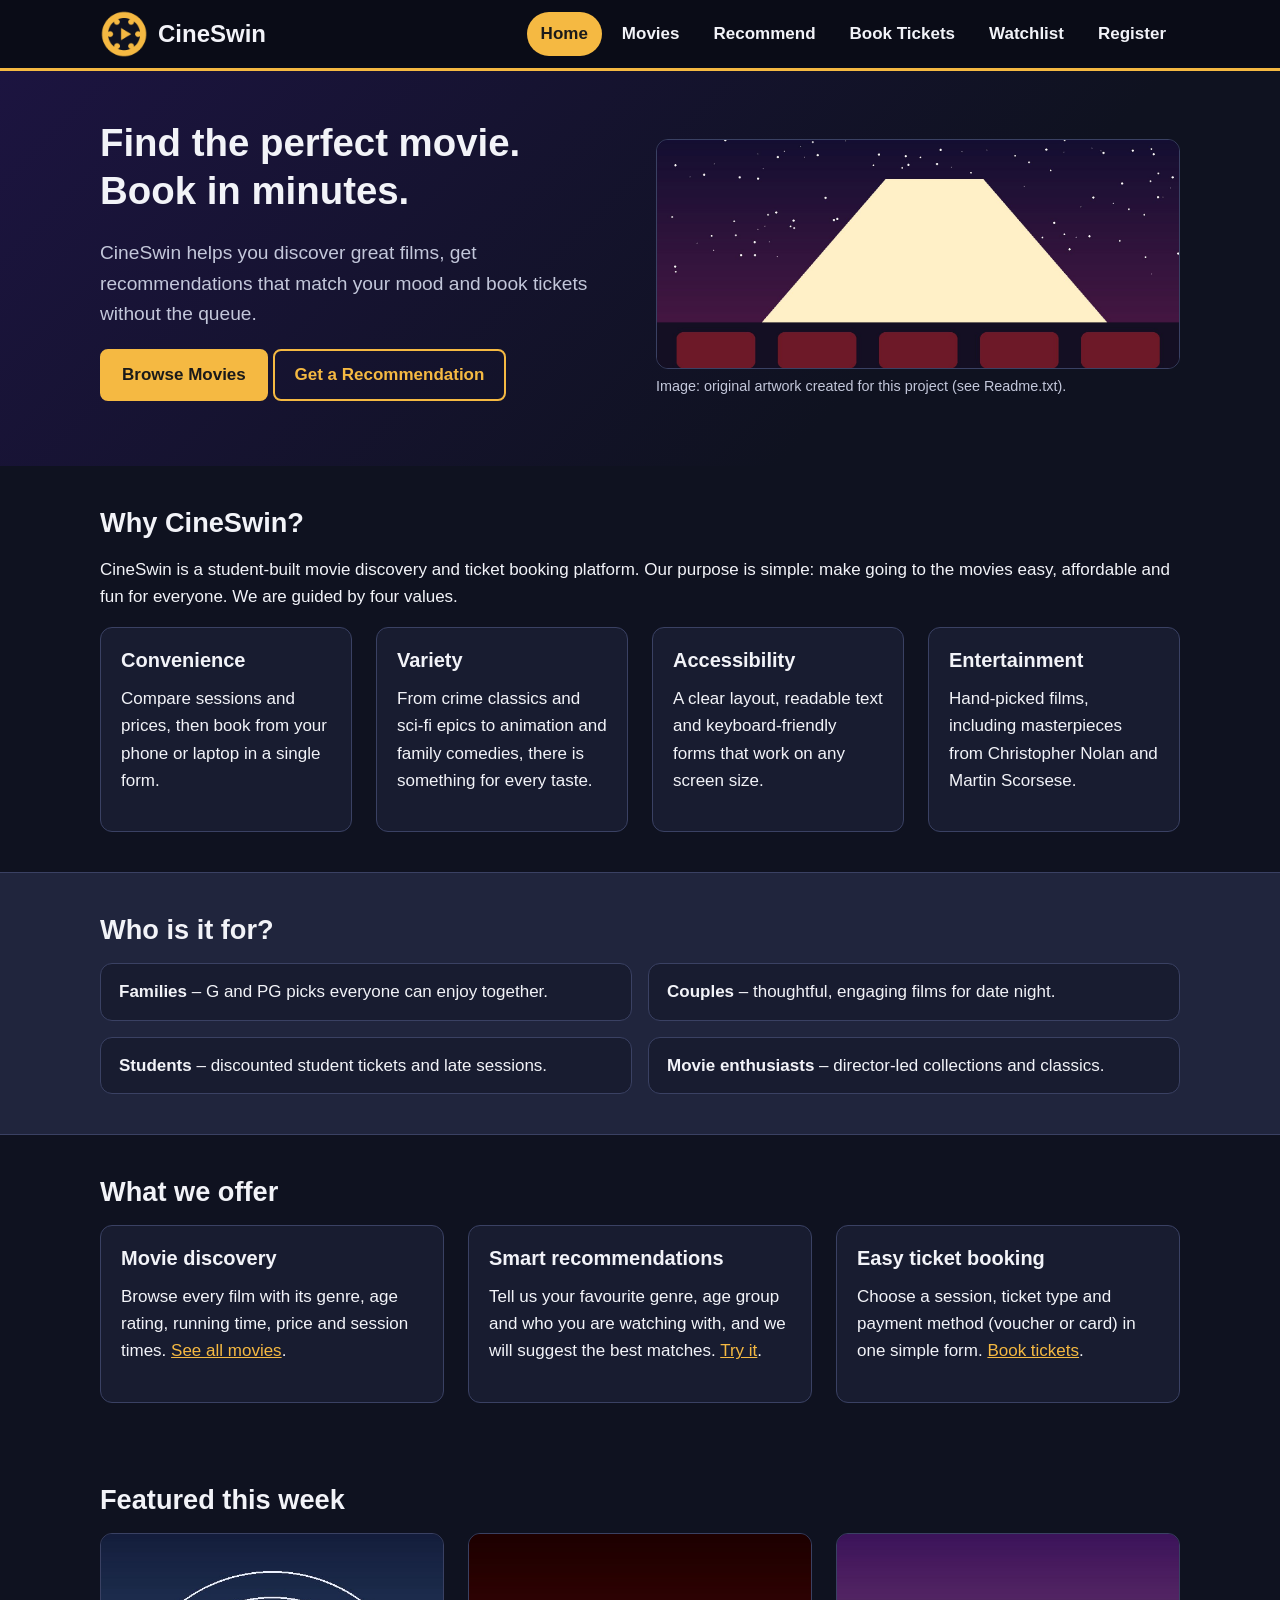
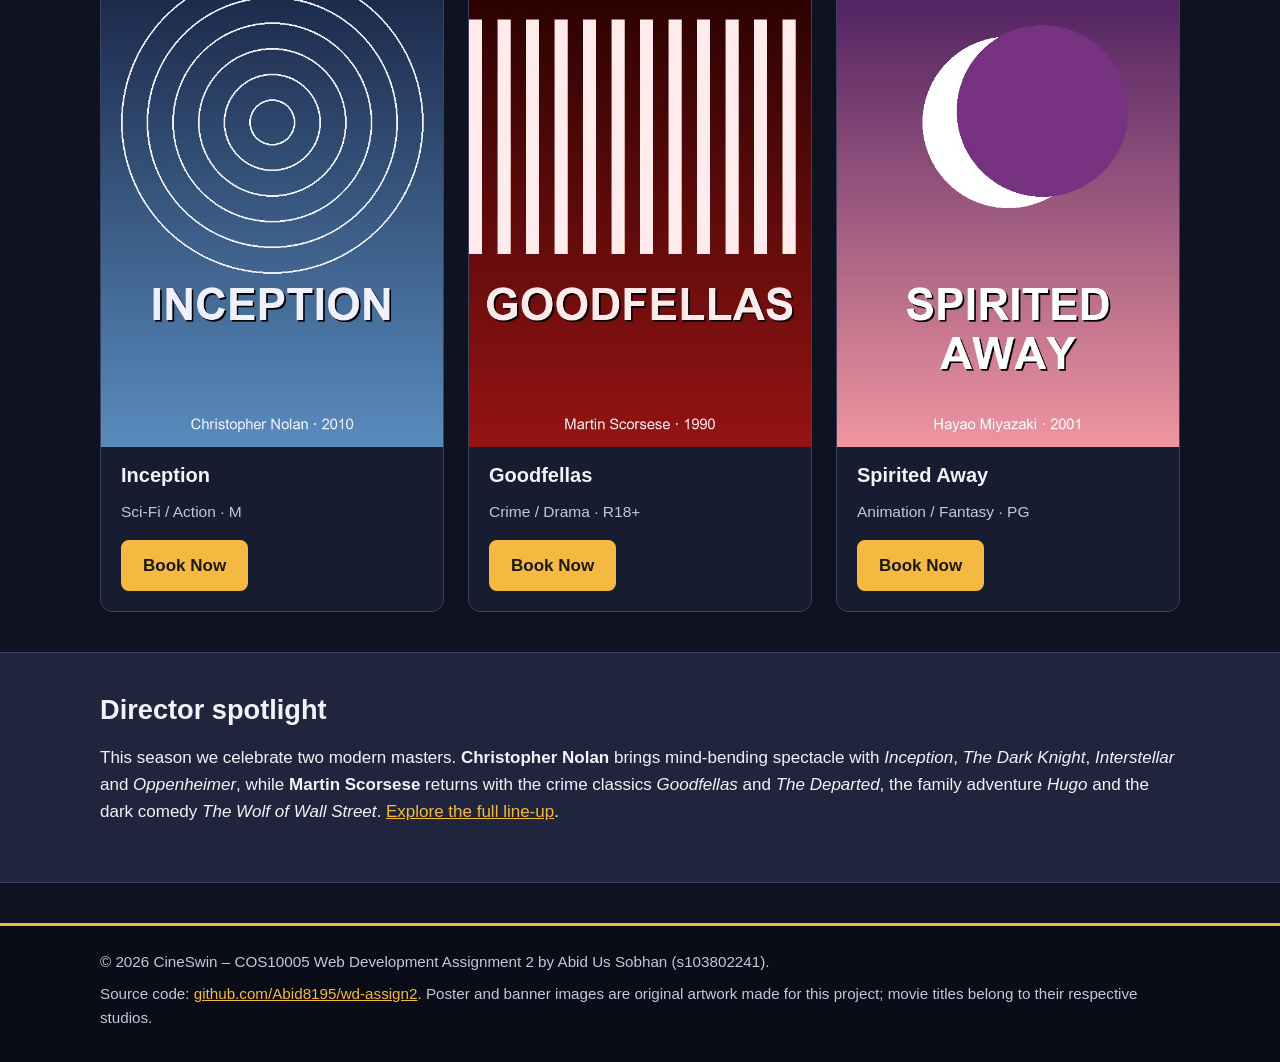
<file: index.html>
<!DOCTYPE html>
<html lang="en">
<head>
  <meta charset="utf-8">
  <meta name="viewport" content="width=device-width, initial-scale=1">
  <meta name="description" content="CineSwin is a movie discovery and ticket booking platform: browse films, get recommendations and book tickets online.">
  <meta name="author" content="Abid Us Sobhan">
  <title>Home | CineSwin</title>
  <!-- single external stylesheet shared by every page -->
  <link rel="stylesheet" href="css/style.css">
  <!-- all JavaScript lives in one file; deferred so the DOM exists when it runs -->
  <script src="js/script.js" defer></script>
</head>
<body>
  <a class="skip-link" href="#main">Skip to main content</a>

  <!-- site header with logo and primary navigation -->
  <header class="site-header">
    <div class="container header-inner">
      <a class="brand" href="index.html">
        <img src="images/logo.png" alt="CineSwin film reel logo" width="48" height="48">
        <span>CineSwin</span>
      </a>
      <nav aria-label="Main navigation">
        <ul class="nav-list">
          <li><a href="index.html" class="current" aria-current="page">Home</a></li>
          <li><a href="movies.html">Movies</a></li>
          <li><a href="recommend.html">Recommend</a></li>
          <li><a href="booking.html">Book Tickets</a></li>
          <li><a href="watchlist.html">Watchlist<span class="badge" id="watch-count" hidden>0</span></a></li>
          <li><a href="register.html">Register</a></li>
        </ul>
      </nav>
    </div>
  </header>

  <main id="main">
    <!-- hero banner -->
    <section class="hero">
      <div class="container hero-inner">
        <div class="hero-text">
          <h1>Find the perfect movie. Book in minutes.</h1>
          <p class="lead">CineSwin helps you discover great films, get recommendations that match your mood and book tickets without the queue.</p>
          <p>
            <a class="btn" href="movies.html">Browse Movies</a>
            <a class="btn btn-secondary" href="recommend.html">Get a Recommendation</a>
          </p>
        </div>
        <figure class="hero-figure">
          <img src="images/hero.jpg" alt="Illustration of a cinema screen glowing above rows of red seats" width="1600" height="700">
          <figcaption>Image: original artwork created for this project (see Readme.txt).</figcaption>
        </figure>
      </div>
    </section>

    <!-- purpose and values -->
    <section class="container section" aria-labelledby="values-h">
      <h2 id="values-h">Why CineSwin?</h2>
      <p>CineSwin is a student-built movie discovery and ticket booking platform. Our purpose is simple: make going to the movies easy, affordable and fun for everyone. We are guided by four values.</p>
      <div class="grid grid-4">
        <article class="card pad"><h3>Convenience</h3><p>Compare sessions and prices, then book from your phone or laptop in a single form.</p></article>
        <article class="card pad"><h3>Variety</h3><p>From crime classics and sci-fi epics to animation and family comedies, there is something for every taste.</p></article>
        <article class="card pad"><h3>Accessibility</h3><p>A clear layout, readable text and keyboard-friendly forms that work on any screen size.</p></article>
        <article class="card pad"><h3>Entertainment</h3><p>Hand-picked films, including masterpieces from Christopher Nolan and Martin Scorsese.</p></article>
      </div>
    </section>

    <!-- target users -->
    <section class="band" aria-labelledby="users-h">
      <div class="container section">
        <h2 id="users-h">Who is it for?</h2>
        <ul class="chips">
          <li><strong>Families</strong> &ndash; G and PG picks everyone can enjoy together.</li>
          <li><strong>Couples</strong> &ndash; thoughtful, engaging films for date night.</li>
          <li><strong>Students</strong> &ndash; discounted student tickets and late sessions.</li>
          <li><strong>Movie enthusiasts</strong> &ndash; director-led collections and classics.</li>
        </ul>
      </div>
    </section>

    <!-- services -->
    <section class="container section" aria-labelledby="services-h">
      <h2 id="services-h">What we offer</h2>
      <div class="grid grid-3">
        <article class="card pad"><h3>Movie discovery</h3><p>Browse every film with its genre, age rating, running time, price and session times. <a href="movies.html">See all movies</a>.</p></article>
        <article class="card pad"><h3>Smart recommendations</h3><p>Tell us your favourite genre, age group and who you are watching with, and we will suggest the best matches. <a href="recommend.html">Try it</a>.</p></article>
        <article class="card pad"><h3>Easy ticket booking</h3><p>Choose a session, ticket type and payment method (voucher or card) in one simple form. <a href="booking.html">Book tickets</a>.</p></article>
      </div>
    </section>

    <!-- featured movies -->
    <section class="container section" aria-labelledby="featured-h">
      <h2 id="featured-h">Featured this week</h2>
      <div class="grid grid-3">
        <article class="card mini-card">
          <img src="images/movie1.jpg" alt="Poster for Inception" width="300" height="450" loading="lazy">
          <div class="card-body">
            <h3>Inception</h3>
            <p class="meta">Sci-Fi / Action &middot; M</p>
            <a class="btn" href="booking.html?movie=inception">Book Now</a>
          </div>
        </article>
        <article class="card mini-card">
          <img src="images/movie5.jpg" alt="Poster for Goodfellas" width="300" height="450" loading="lazy">
          <div class="card-body">
            <h3>Goodfellas</h3>
            <p class="meta">Crime / Drama &middot; R18+</p>
            <a class="btn" href="booking.html?movie=goodfellas">Book Now</a>
          </div>
        </article>
        <article class="card mini-card">
          <img src="images/movie9.jpg" alt="Poster for Spirited Away" width="300" height="450" loading="lazy">
          <div class="card-body">
            <h3>Spirited Away</h3>
            <p class="meta">Animation / Fantasy &middot; PG</p>
            <a class="btn" href="booking.html?movie=spirited-away">Book Now</a>
          </div>
        </article>
      </div>
    </section>

    <!-- directors spotlight -->
    <section class="band" aria-labelledby="dir-h">
      <div class="container section">
        <h2 id="dir-h">Director spotlight</h2>
        <p>This season we celebrate two modern masters. <strong>Christopher Nolan</strong> brings mind-bending spectacle with <em>Inception</em>, <em>The Dark Knight</em>, <em>Interstellar</em> and <em>Oppenheimer</em>, while <strong>Martin Scorsese</strong> returns with the crime classics <em>Goodfellas</em> and <em>The Departed</em>, the family adventure <em>Hugo</em> and the dark comedy <em>The Wolf of Wall Street</em>. <a href="movies.html">Explore the full line-up</a>.</p>
      </div>
    </section>
  </main>

  <!-- site footer -->
  <footer class="site-footer">
    <div class="container">
      <p>&copy; 2026 CineSwin &ndash; COS10005 Web Development Assignment 2 by Abid Us Sobhan (s103802241).</p>
      <p>Source code: <a href="https://github.com/Abid8195/wd-assign2">github.com/Abid8195/wd-assign2</a>. Poster and banner images are original artwork made for this project; movie titles belong to their respective studios.</p>
    </div>
  </footer>
</body>
</html>
</file>
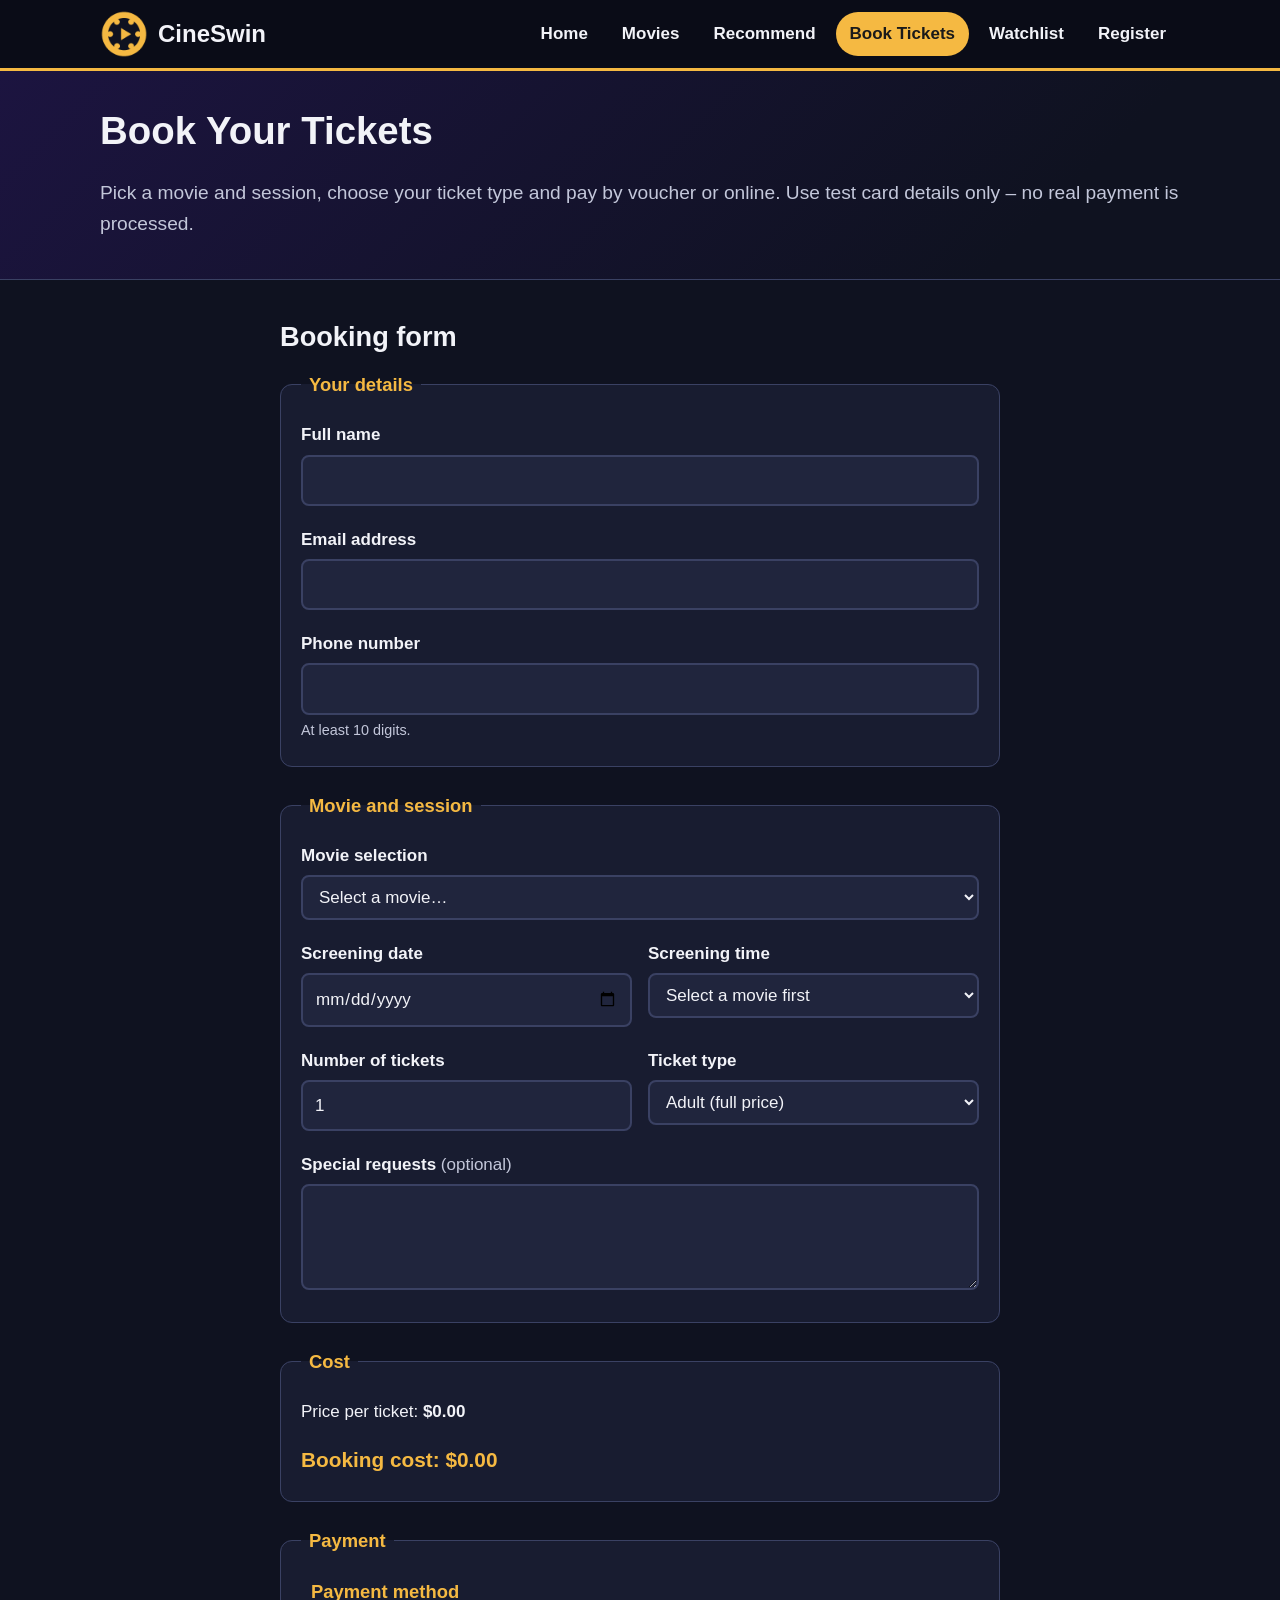
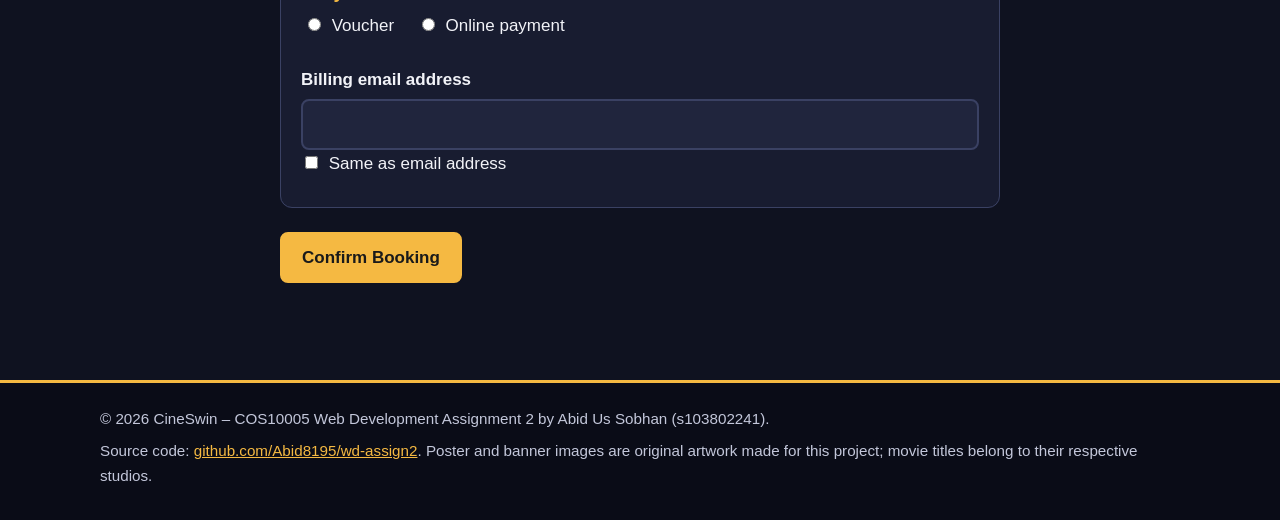
<file: booking.html>
<!DOCTYPE html>
<html lang="en">
<head>
  <meta charset="utf-8">
  <meta name="viewport" content="width=device-width, initial-scale=1">
  <meta name="description" content="Book CineSwin movie tickets: choose a movie, session, ticket type and pay by voucher or card.">
  <meta name="author" content="Abid Us Sobhan">
  <title>Book Tickets | CineSwin</title>
  <!-- single external stylesheet shared by every page -->
  <link rel="stylesheet" href="css/style.css">
  <!-- all JavaScript lives in one file; deferred so the DOM exists when it runs -->
  <script src="js/script.js" defer></script>
</head>
<body>
  <a class="skip-link" href="#main">Skip to main content</a>

  <!-- site header with logo and primary navigation -->
  <header class="site-header">
    <div class="container header-inner">
      <a class="brand" href="index.html">
        <img src="images/logo.png" alt="CineSwin film reel logo" width="48" height="48">
        <span>CineSwin</span>
      </a>
      <nav aria-label="Main navigation">
        <ul class="nav-list">
          <li><a href="index.html">Home</a></li>
          <li><a href="movies.html">Movies</a></li>
          <li><a href="recommend.html">Recommend</a></li>
          <li><a href="booking.html" class="current" aria-current="page">Book Tickets</a></li>
          <li><a href="watchlist.html">Watchlist<span class="badge" id="watch-count" hidden>0</span></a></li>
          <li><a href="register.html">Register</a></li>
        </ul>
      </nav>
    </div>
  </header>

  <main id="main">
    <section class="page-title">
      <div class="container">
        <h1>Book Your Tickets</h1>
        <p class="lead">Pick a movie and session, choose your ticket type and pay by voucher or online. Use test card details only &ndash; no real payment is processed.</p>
      </div>
    </section>

    <section class="container section narrow" aria-labelledby="book-h">
      <h2 id="book-h">Booking form</h2>
      <div id="form-summary" class="error-summary" role="alert" hidden></div>
      <form id="booking-form" action="http://mercury.swin.edu.au/it000000/cos10005/regtest.php" method="post" novalidate>

        <fieldset class="group">
          <legend>Your details</legend>
          <div class="field">
            <label for="fullname">Full name</label>
            <input type="text" id="fullname" name="fullname" autocomplete="name" aria-describedby="fullname-error">
            <span class="error" id="fullname-error" role="alert"></span>
          </div>
          <div class="field">
            <label for="email">Email address</label>
            <input type="email" id="email" name="email" autocomplete="email" aria-describedby="email-error">
            <span class="error" id="email-error" role="alert"></span>
          </div>
          <div class="field">
            <label for="phone">Phone number</label>
            <input type="tel" id="phone" name="phone" autocomplete="tel" inputmode="numeric" aria-describedby="phone-hint phone-error">
            <span class="hint" id="phone-hint">At least 10 digits.</span>
            <span class="error" id="phone-error" role="alert"></span>
          </div>
        </fieldset>

        <fieldset class="group">
          <legend>Movie and session</legend>
          <div class="field">
            <label for="movie">Movie selection</label>
            <select id="movie" name="movie" aria-describedby="movie-error">
              <option value="">Select a movie&hellip;</option>
            </select>
            <span class="error" id="movie-error" role="alert"></span>
          </div>
          <div class="field two">
            <div>
              <label for="date">Screening date</label>
              <input type="date" id="date" name="date" aria-describedby="date-error">
              <span class="error" id="date-error" role="alert"></span>
            </div>
            <div>
              <label for="time">Screening time</label>
              <select id="time" name="time" aria-describedby="time-error">
                <option value="">Select a movie first</option>
              </select>
              <span class="error" id="time-error" role="alert"></span>
            </div>
          </div>
          <div class="field two">
            <div>
              <label for="tickets">Number of tickets</label>
              <input type="number" id="tickets" name="tickets" min="1" max="20" value="1" aria-describedby="tickets-error">
              <span class="error" id="tickets-error" role="alert"></span>
            </div>
            <div>
              <label for="tickettype">Ticket type</label>
              <select id="tickettype" name="tickettype">
                <option value="adult">Adult (full price)</option>
                <option value="student">Student (20% off)</option>
                <option value="child">Child (40% off)</option>
              </select>
            </div>
          </div>
          <div class="field">
            <label for="requests">Special requests <span class="optional">(optional)</span></label>
            <textarea id="requests" name="requests" rows="3"></textarea>
          </div>
        </fieldset>

        <fieldset class="group">
          <legend>Cost</legend>
          <p>Price per ticket: <output id="unit-price" for="movie tickettype">$0.00</output></p>
          <p class="total">Booking cost: <output id="total-price" for="movie tickets tickettype">$0.00</output></p>
          <input type="hidden" id="cost" name="cost" value="0.00">
        </fieldset>

        <fieldset class="group">
          <legend>Payment</legend>
          <fieldset class="field">
            <legend>Payment method</legend>
            <label class="inline"><input type="radio" name="payment" value="voucher"> Voucher</label>
            <label class="inline"><input type="radio" name="payment" value="online"> Online payment</label>
            <span class="error" id="payment-error" role="alert"></span>
          </fieldset>

          <!-- shown only when Voucher is selected -->
          <div id="voucher-box" hidden>
            <div class="field">
              <label for="voucher">Voucher code</label>
              <input type="text" id="voucher" name="voucher" inputmode="numeric" maxlength="12" autocomplete="off" disabled aria-describedby="voucher-hint voucher-error">
              <span class="hint" id="voucher-hint">12 digits.</span>
              <span class="error" id="voucher-error" role="alert"></span>
            </div>
          </div>

          <!-- shown only when Online payment is selected -->
          <div id="card-box" hidden>
            <div class="field">
              <label for="cardtype">Card type</label>
              <select id="cardtype" name="cardtype" disabled>
                <option value="visa">Visa (16 digits)</option>
                <option value="mastercard">Mastercard (16 digits)</option>
                <option value="amex">American Express (15 digits)</option>
              </select>
            </div>
            <div class="field">
              <label for="cardnumber">Card number</label>
              <input type="text" id="cardnumber" name="cardnumber" inputmode="numeric" maxlength="16" autocomplete="off" disabled aria-describedby="card-hint cardnumber-error">
              <span class="hint" id="card-hint">Use a fake test number. Digits only, no spaces.</span>
              <span class="error" id="cardnumber-error" role="alert"></span>
            </div>
          </div>

          <div class="field">
            <label for="billing">Billing email address</label>
            <input type="email" id="billing" name="billing" autocomplete="email" aria-describedby="billing-error">
            <label class="inline"><input type="checkbox" id="same-email"> Same as email address</label>
            <span class="error" id="billing-error" role="alert"></span>
          </div>
        </fieldset>

        <p><button type="submit" class="btn">Confirm Booking</button></p>
      </form>
    </section>
  </main>

  <!-- site footer -->
  <footer class="site-footer">
    <div class="container">
      <p>&copy; 2026 CineSwin &ndash; COS10005 Web Development Assignment 2 by Abid Us Sobhan (s103802241).</p>
      <p>Source code: <a href="https://github.com/Abid8195/wd-assign2">github.com/Abid8195/wd-assign2</a>. Poster and banner images are original artwork made for this project; movie titles belong to their respective studios.</p>
    </div>
  </footer>
</body>
</html>
</file>
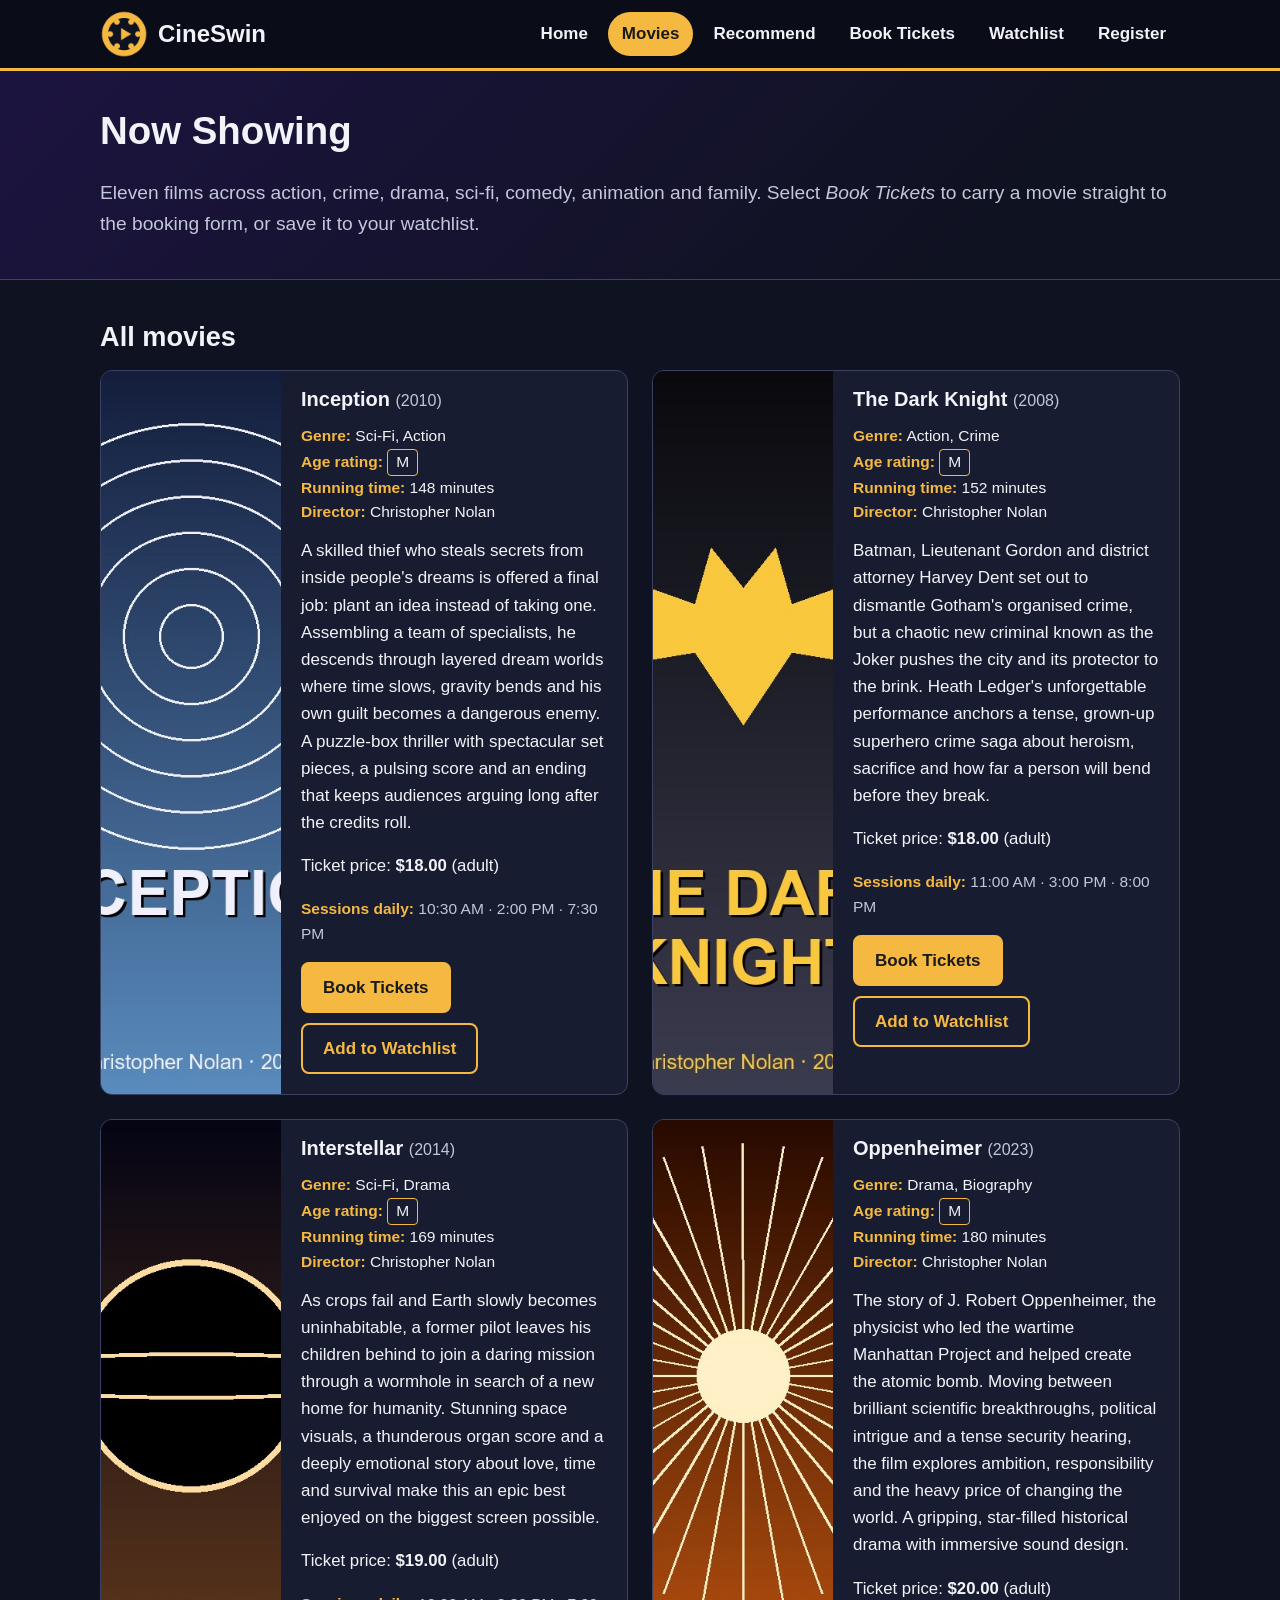
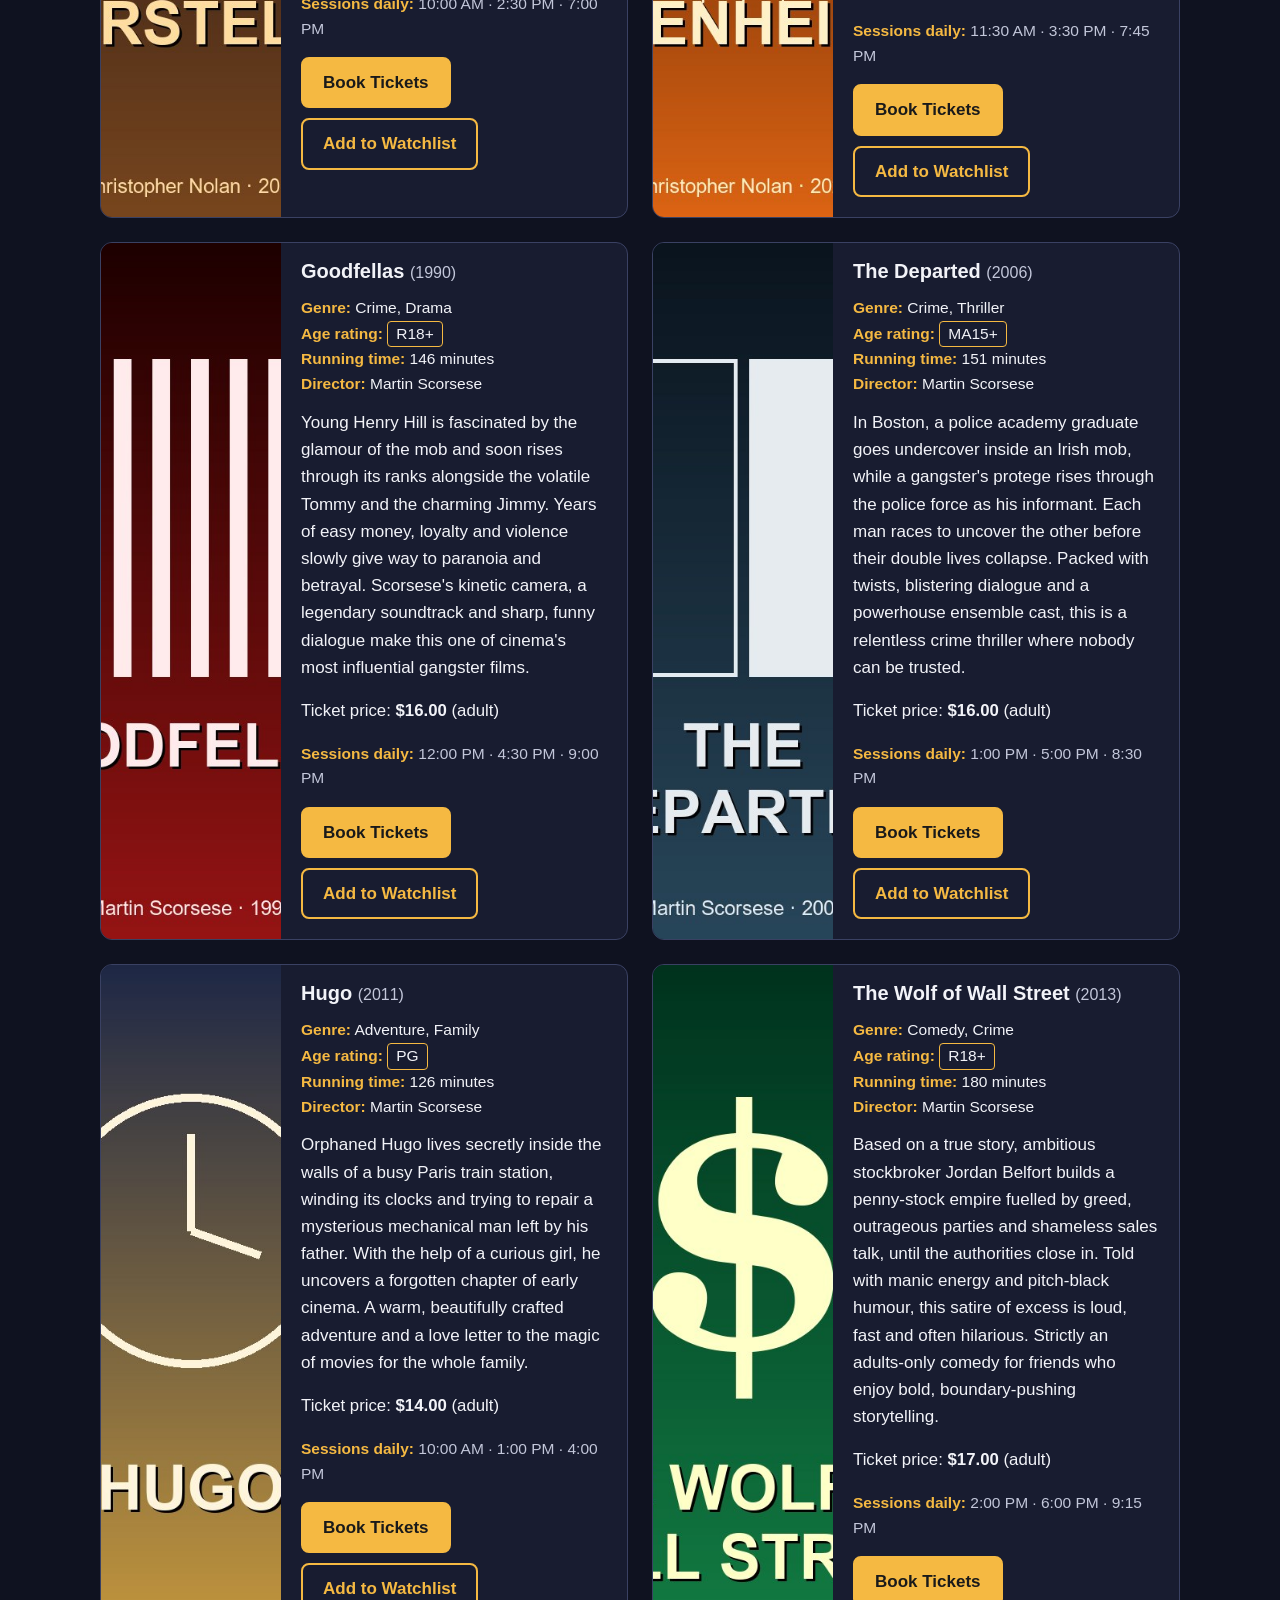
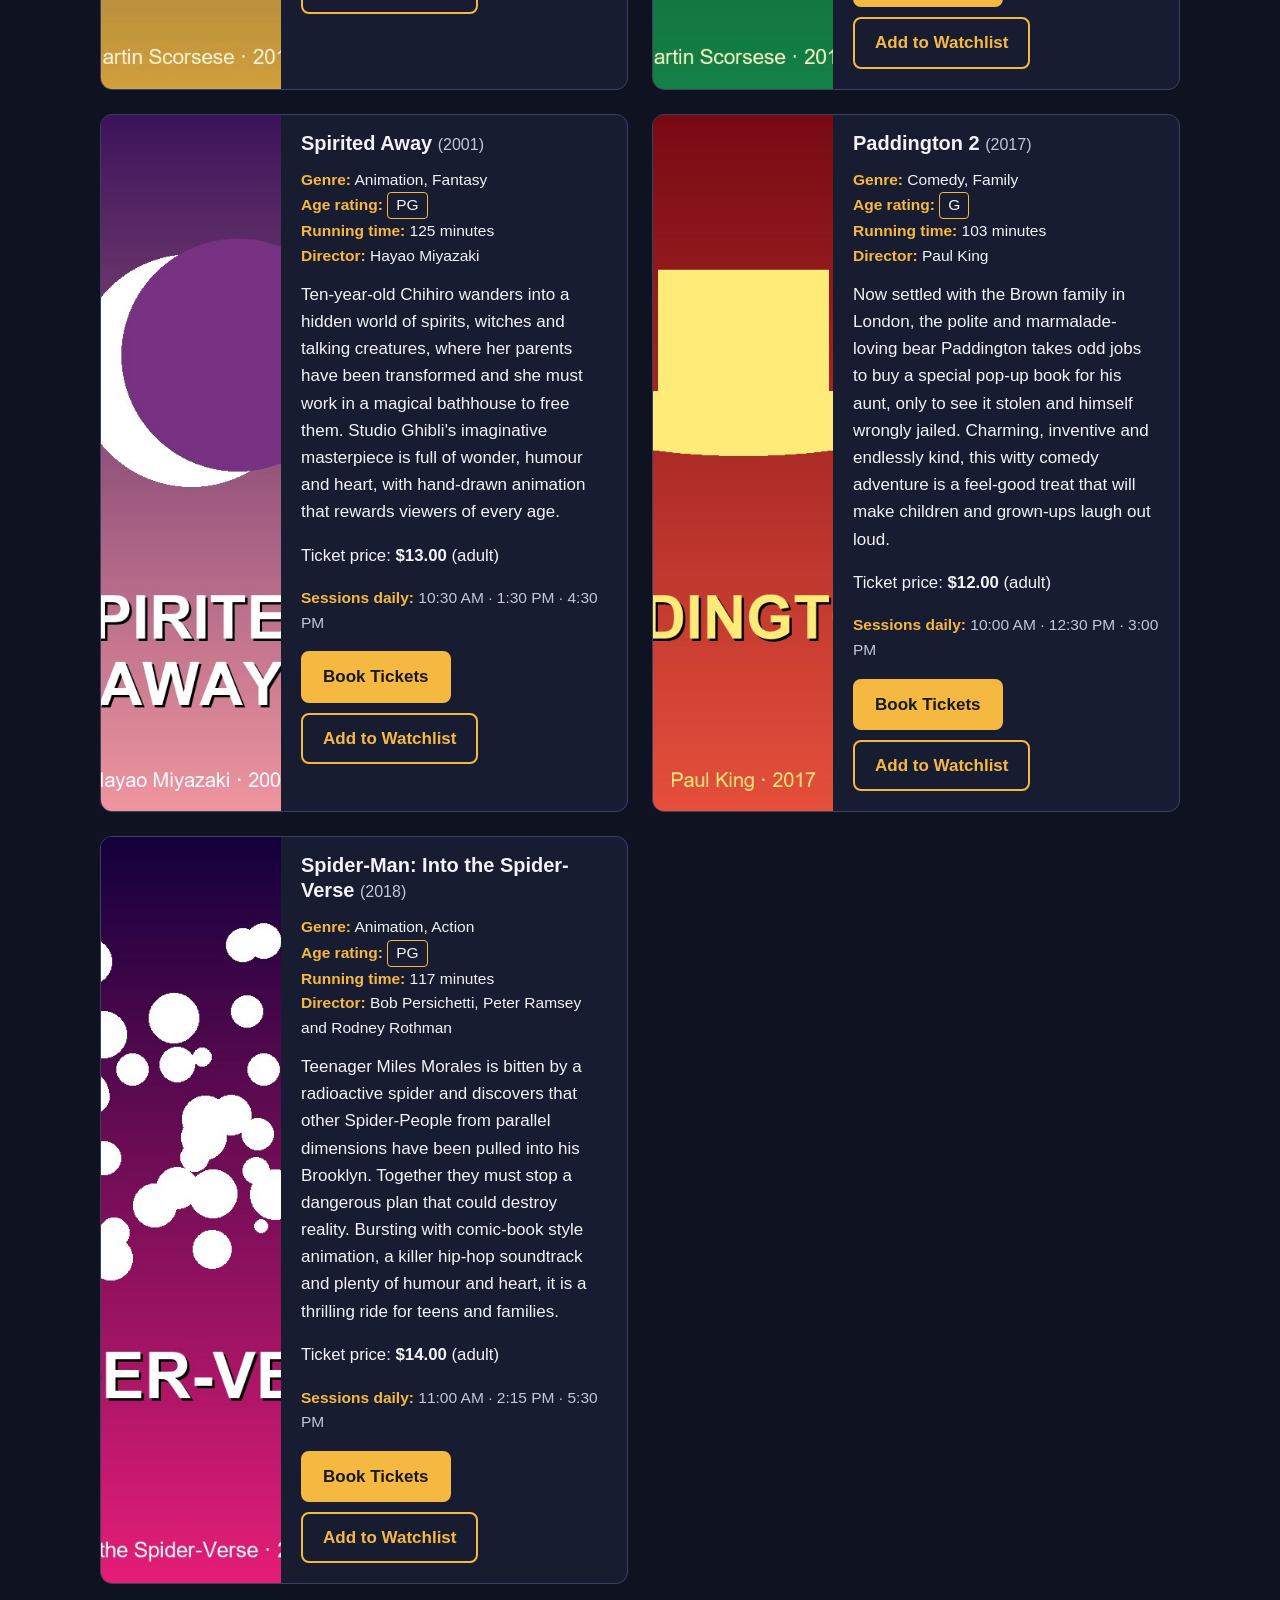
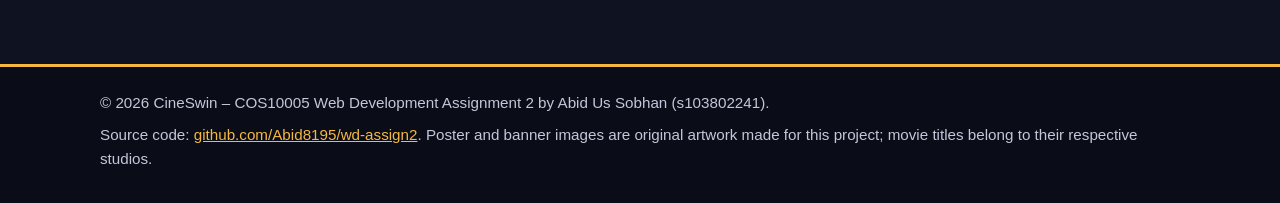
<file: movies.html>
<!DOCTYPE html>
<html lang="en">
<head>
  <meta charset="utf-8">
  <meta name="viewport" content="width=device-width, initial-scale=1">
  <meta name="description" content="Browse all movies now showing at CineSwin with genre, rating, running time, price and session times.">
  <meta name="author" content="Abid Us Sobhan">
  <title>Movies | CineSwin</title>
  <!-- single external stylesheet shared by every page -->
  <link rel="stylesheet" href="css/style.css">
  <!-- all JavaScript lives in one file; deferred so the DOM exists when it runs -->
  <script src="js/script.js" defer></script>
</head>
<body>
  <a class="skip-link" href="#main">Skip to main content</a>

  <!-- site header with logo and primary navigation -->
  <header class="site-header">
    <div class="container header-inner">
      <a class="brand" href="index.html">
        <img src="images/logo.png" alt="CineSwin film reel logo" width="48" height="48">
        <span>CineSwin</span>
      </a>
      <nav aria-label="Main navigation">
        <ul class="nav-list">
          <li><a href="index.html">Home</a></li>
          <li><a href="movies.html" class="current" aria-current="page">Movies</a></li>
          <li><a href="recommend.html">Recommend</a></li>
          <li><a href="booking.html">Book Tickets</a></li>
          <li><a href="watchlist.html">Watchlist<span class="badge" id="watch-count" hidden>0</span></a></li>
          <li><a href="register.html">Register</a></li>
        </ul>
      </nav>
    </div>
  </header>

  <main id="main">
    <section class="page-title">
      <div class="container">
        <h1>Now Showing</h1>
        <p class="lead">Eleven films across action, crime, drama, sci-fi, comedy, animation and family. Select <em>Book Tickets</em> to carry a movie straight to the booking form, or save it to your watchlist.</p>
      </div>
    </section>

    <section class="container section" aria-labelledby="list-h">
      <h2 id="list-h">All movies</h2>
      <div class="grid grid-2">
        <article class="card movie-card" id="inception">
          <img src="images/movie1.jpg" alt="Poster for Inception, directed by Christopher Nolan" width="300" height="450" loading="lazy">
          <div class="card-body">
            <h3>Inception <span class="year">(2010)</span></h3>
            <ul class="facts">
              <li><span class="label">Genre:</span> Sci-Fi, Action</li>
              <li><span class="label">Age rating:</span> <span class="rating">M</span></li>
              <li><span class="label">Running time:</span> 148 minutes</li>
              <li><span class="label">Director:</span> Christopher Nolan</li>
            </ul>
            <p>A skilled thief who steals secrets from inside people's dreams is offered a final job: plant an idea instead of taking one. Assembling a team of specialists, he descends through layered dream worlds where time slows, gravity bends and his own guilt becomes a dangerous enemy. A puzzle-box thriller with spectacular set pieces, a pulsing score and an ending that keeps audiences arguing long after the credits roll.</p>
            <p class="price">Ticket price: <strong>$18.00</strong> (adult)</p>
            <p class="sessions"><span class="label">Sessions daily:</span> 10:30 AM &middot; 2:00 PM &middot; 7:30 PM</p>
            <p class="actions">
              <a class="btn" href="booking.html?movie=inception">Book Tickets</a>
              <button type="button" class="btn btn-secondary watch-btn" data-movie="inception" aria-pressed="false">Add to Watchlist</button>
            </p>
          </div>
        </article>
        <article class="card movie-card" id="dark-knight">
          <img src="images/movie2.jpg" alt="Poster for The Dark Knight, directed by Christopher Nolan" width="300" height="450" loading="lazy">
          <div class="card-body">
            <h3>The Dark Knight <span class="year">(2008)</span></h3>
            <ul class="facts">
              <li><span class="label">Genre:</span> Action, Crime</li>
              <li><span class="label">Age rating:</span> <span class="rating">M</span></li>
              <li><span class="label">Running time:</span> 152 minutes</li>
              <li><span class="label">Director:</span> Christopher Nolan</li>
            </ul>
            <p>Batman, Lieutenant Gordon and district attorney Harvey Dent set out to dismantle Gotham's organised crime, but a chaotic new criminal known as the Joker pushes the city and its protector to the brink. Heath Ledger's unforgettable performance anchors a tense, grown-up superhero crime saga about heroism, sacrifice and how far a person will bend before they break.</p>
            <p class="price">Ticket price: <strong>$18.00</strong> (adult)</p>
            <p class="sessions"><span class="label">Sessions daily:</span> 11:00 AM &middot; 3:00 PM &middot; 8:00 PM</p>
            <p class="actions">
              <a class="btn" href="booking.html?movie=dark-knight">Book Tickets</a>
              <button type="button" class="btn btn-secondary watch-btn" data-movie="dark-knight" aria-pressed="false">Add to Watchlist</button>
            </p>
          </div>
        </article>
        <article class="card movie-card" id="interstellar">
          <img src="images/movie3.jpg" alt="Poster for Interstellar, directed by Christopher Nolan" width="300" height="450" loading="lazy">
          <div class="card-body">
            <h3>Interstellar <span class="year">(2014)</span></h3>
            <ul class="facts">
              <li><span class="label">Genre:</span> Sci-Fi, Drama</li>
              <li><span class="label">Age rating:</span> <span class="rating">M</span></li>
              <li><span class="label">Running time:</span> 169 minutes</li>
              <li><span class="label">Director:</span> Christopher Nolan</li>
            </ul>
            <p>As crops fail and Earth slowly becomes uninhabitable, a former pilot leaves his children behind to join a daring mission through a wormhole in search of a new home for humanity. Stunning space visuals, a thunderous organ score and a deeply emotional story about love, time and survival make this an epic best enjoyed on the biggest screen possible.</p>
            <p class="price">Ticket price: <strong>$19.00</strong> (adult)</p>
            <p class="sessions"><span class="label">Sessions daily:</span> 10:00 AM &middot; 2:30 PM &middot; 7:00 PM</p>
            <p class="actions">
              <a class="btn" href="booking.html?movie=interstellar">Book Tickets</a>
              <button type="button" class="btn btn-secondary watch-btn" data-movie="interstellar" aria-pressed="false">Add to Watchlist</button>
            </p>
          </div>
        </article>
        <article class="card movie-card" id="oppenheimer">
          <img src="images/movie4.jpg" alt="Poster for Oppenheimer, directed by Christopher Nolan" width="300" height="450" loading="lazy">
          <div class="card-body">
            <h3>Oppenheimer <span class="year">(2023)</span></h3>
            <ul class="facts">
              <li><span class="label">Genre:</span> Drama, Biography</li>
              <li><span class="label">Age rating:</span> <span class="rating">M</span></li>
              <li><span class="label">Running time:</span> 180 minutes</li>
              <li><span class="label">Director:</span> Christopher Nolan</li>
            </ul>
            <p>The story of J. Robert Oppenheimer, the physicist who led the wartime Manhattan Project and helped create the atomic bomb. Moving between brilliant scientific breakthroughs, political intrigue and a tense security hearing, the film explores ambition, responsibility and the heavy price of changing the world. A gripping, star-filled historical drama with immersive sound design.</p>
            <p class="price">Ticket price: <strong>$20.00</strong> (adult)</p>
            <p class="sessions"><span class="label">Sessions daily:</span> 11:30 AM &middot; 3:30 PM &middot; 7:45 PM</p>
            <p class="actions">
              <a class="btn" href="booking.html?movie=oppenheimer">Book Tickets</a>
              <button type="button" class="btn btn-secondary watch-btn" data-movie="oppenheimer" aria-pressed="false">Add to Watchlist</button>
            </p>
          </div>
        </article>
        <article class="card movie-card" id="goodfellas">
          <img src="images/movie5.jpg" alt="Poster for Goodfellas, directed by Martin Scorsese" width="300" height="450" loading="lazy">
          <div class="card-body">
            <h3>Goodfellas <span class="year">(1990)</span></h3>
            <ul class="facts">
              <li><span class="label">Genre:</span> Crime, Drama</li>
              <li><span class="label">Age rating:</span> <span class="rating">R18+</span></li>
              <li><span class="label">Running time:</span> 146 minutes</li>
              <li><span class="label">Director:</span> Martin Scorsese</li>
            </ul>
            <p>Young Henry Hill is fascinated by the glamour of the mob and soon rises through its ranks alongside the volatile Tommy and the charming Jimmy. Years of easy money, loyalty and violence slowly give way to paranoia and betrayal. Scorsese's kinetic camera, a legendary soundtrack and sharp, funny dialogue make this one of cinema's most influential gangster films.</p>
            <p class="price">Ticket price: <strong>$16.00</strong> (adult)</p>
            <p class="sessions"><span class="label">Sessions daily:</span> 12:00 PM &middot; 4:30 PM &middot; 9:00 PM</p>
            <p class="actions">
              <a class="btn" href="booking.html?movie=goodfellas">Book Tickets</a>
              <button type="button" class="btn btn-secondary watch-btn" data-movie="goodfellas" aria-pressed="false">Add to Watchlist</button>
            </p>
          </div>
        </article>
        <article class="card movie-card" id="departed">
          <img src="images/movie6.jpg" alt="Poster for The Departed, directed by Martin Scorsese" width="300" height="450" loading="lazy">
          <div class="card-body">
            <h3>The Departed <span class="year">(2006)</span></h3>
            <ul class="facts">
              <li><span class="label">Genre:</span> Crime, Thriller</li>
              <li><span class="label">Age rating:</span> <span class="rating">MA15+</span></li>
              <li><span class="label">Running time:</span> 151 minutes</li>
              <li><span class="label">Director:</span> Martin Scorsese</li>
            </ul>
            <p>In Boston, a police academy graduate goes undercover inside an Irish mob, while a gangster's protege rises through the police force as his informant. Each man races to uncover the other before their double lives collapse. Packed with twists, blistering dialogue and a powerhouse ensemble cast, this is a relentless crime thriller where nobody can be trusted.</p>
            <p class="price">Ticket price: <strong>$16.00</strong> (adult)</p>
            <p class="sessions"><span class="label">Sessions daily:</span> 1:00 PM &middot; 5:00 PM &middot; 8:30 PM</p>
            <p class="actions">
              <a class="btn" href="booking.html?movie=departed">Book Tickets</a>
              <button type="button" class="btn btn-secondary watch-btn" data-movie="departed" aria-pressed="false">Add to Watchlist</button>
            </p>
          </div>
        </article>
        <article class="card movie-card" id="hugo">
          <img src="images/movie7.jpg" alt="Poster for Hugo, directed by Martin Scorsese" width="300" height="450" loading="lazy">
          <div class="card-body">
            <h3>Hugo <span class="year">(2011)</span></h3>
            <ul class="facts">
              <li><span class="label">Genre:</span> Adventure, Family</li>
              <li><span class="label">Age rating:</span> <span class="rating">PG</span></li>
              <li><span class="label">Running time:</span> 126 minutes</li>
              <li><span class="label">Director:</span> Martin Scorsese</li>
            </ul>
            <p>Orphaned Hugo lives secretly inside the walls of a busy Paris train station, winding its clocks and trying to repair a mysterious mechanical man left by his father. With the help of a curious girl, he uncovers a forgotten chapter of early cinema. A warm, beautifully crafted adventure and a love letter to the magic of movies for the whole family.</p>
            <p class="price">Ticket price: <strong>$14.00</strong> (adult)</p>
            <p class="sessions"><span class="label">Sessions daily:</span> 10:00 AM &middot; 1:00 PM &middot; 4:00 PM</p>
            <p class="actions">
              <a class="btn" href="booking.html?movie=hugo">Book Tickets</a>
              <button type="button" class="btn btn-secondary watch-btn" data-movie="hugo" aria-pressed="false">Add to Watchlist</button>
            </p>
          </div>
        </article>
        <article class="card movie-card" id="wolf">
          <img src="images/movie8.jpg" alt="Poster for The Wolf of Wall Street, directed by Martin Scorsese" width="300" height="450" loading="lazy">
          <div class="card-body">
            <h3>The Wolf of Wall Street <span class="year">(2013)</span></h3>
            <ul class="facts">
              <li><span class="label">Genre:</span> Comedy, Crime</li>
              <li><span class="label">Age rating:</span> <span class="rating">R18+</span></li>
              <li><span class="label">Running time:</span> 180 minutes</li>
              <li><span class="label">Director:</span> Martin Scorsese</li>
            </ul>
            <p>Based on a true story, ambitious stockbroker Jordan Belfort builds a penny-stock empire fuelled by greed, outrageous parties and shameless sales talk, until the authorities close in. Told with manic energy and pitch-black humour, this satire of excess is loud, fast and often hilarious. Strictly an adults-only comedy for friends who enjoy bold, boundary-pushing storytelling.</p>
            <p class="price">Ticket price: <strong>$17.00</strong> (adult)</p>
            <p class="sessions"><span class="label">Sessions daily:</span> 2:00 PM &middot; 6:00 PM &middot; 9:15 PM</p>
            <p class="actions">
              <a class="btn" href="booking.html?movie=wolf">Book Tickets</a>
              <button type="button" class="btn btn-secondary watch-btn" data-movie="wolf" aria-pressed="false">Add to Watchlist</button>
            </p>
          </div>
        </article>
        <article class="card movie-card" id="spirited-away">
          <img src="images/movie9.jpg" alt="Poster for Spirited Away, directed by Hayao Miyazaki" width="300" height="450" loading="lazy">
          <div class="card-body">
            <h3>Spirited Away <span class="year">(2001)</span></h3>
            <ul class="facts">
              <li><span class="label">Genre:</span> Animation, Fantasy</li>
              <li><span class="label">Age rating:</span> <span class="rating">PG</span></li>
              <li><span class="label">Running time:</span> 125 minutes</li>
              <li><span class="label">Director:</span> Hayao Miyazaki</li>
            </ul>
            <p>Ten-year-old Chihiro wanders into a hidden world of spirits, witches and talking creatures, where her parents have been transformed and she must work in a magical bathhouse to free them. Studio Ghibli's imaginative masterpiece is full of wonder, humour and heart, with hand-drawn animation that rewards viewers of every age.</p>
            <p class="price">Ticket price: <strong>$13.00</strong> (adult)</p>
            <p class="sessions"><span class="label">Sessions daily:</span> 10:30 AM &middot; 1:30 PM &middot; 4:30 PM</p>
            <p class="actions">
              <a class="btn" href="booking.html?movie=spirited-away">Book Tickets</a>
              <button type="button" class="btn btn-secondary watch-btn" data-movie="spirited-away" aria-pressed="false">Add to Watchlist</button>
            </p>
          </div>
        </article>
        <article class="card movie-card" id="paddington-2">
          <img src="images/movie10.jpg" alt="Poster for Paddington 2, directed by Paul King" width="300" height="450" loading="lazy">
          <div class="card-body">
            <h3>Paddington 2 <span class="year">(2017)</span></h3>
            <ul class="facts">
              <li><span class="label">Genre:</span> Comedy, Family</li>
              <li><span class="label">Age rating:</span> <span class="rating">G</span></li>
              <li><span class="label">Running time:</span> 103 minutes</li>
              <li><span class="label">Director:</span> Paul King</li>
            </ul>
            <p>Now settled with the Brown family in London, the polite and marmalade-loving bear Paddington takes odd jobs to buy a special pop-up book for his aunt, only to see it stolen and himself wrongly jailed. Charming, inventive and endlessly kind, this witty comedy adventure is a feel-good treat that will make children and grown-ups laugh out loud.</p>
            <p class="price">Ticket price: <strong>$12.00</strong> (adult)</p>
            <p class="sessions"><span class="label">Sessions daily:</span> 10:00 AM &middot; 12:30 PM &middot; 3:00 PM</p>
            <p class="actions">
              <a class="btn" href="booking.html?movie=paddington-2">Book Tickets</a>
              <button type="button" class="btn btn-secondary watch-btn" data-movie="paddington-2" aria-pressed="false">Add to Watchlist</button>
            </p>
          </div>
        </article>
        <article class="card movie-card" id="spider-verse">
          <img src="images/movie11.jpg" alt="Poster for Spider-Man: Into the Spider-Verse, directed by Bob Persichetti, Peter Ramsey and Rodney Rothman" width="300" height="450" loading="lazy">
          <div class="card-body">
            <h3>Spider-Man: Into the Spider-Verse <span class="year">(2018)</span></h3>
            <ul class="facts">
              <li><span class="label">Genre:</span> Animation, Action</li>
              <li><span class="label">Age rating:</span> <span class="rating">PG</span></li>
              <li><span class="label">Running time:</span> 117 minutes</li>
              <li><span class="label">Director:</span> Bob Persichetti, Peter Ramsey and Rodney Rothman</li>
            </ul>
            <p>Teenager Miles Morales is bitten by a radioactive spider and discovers that other Spider-People from parallel dimensions have been pulled into his Brooklyn. Together they must stop a dangerous plan that could destroy reality. Bursting with comic-book style animation, a killer hip-hop soundtrack and plenty of humour and heart, it is a thrilling ride for teens and families.</p>
            <p class="price">Ticket price: <strong>$14.00</strong> (adult)</p>
            <p class="sessions"><span class="label">Sessions daily:</span> 11:00 AM &middot; 2:15 PM &middot; 5:30 PM</p>
            <p class="actions">
              <a class="btn" href="booking.html?movie=spider-verse">Book Tickets</a>
              <button type="button" class="btn btn-secondary watch-btn" data-movie="spider-verse" aria-pressed="false">Add to Watchlist</button>
            </p>
          </div>
        </article>
      </div>
    </section>
  </main>

  <!-- site footer -->
  <footer class="site-footer">
    <div class="container">
      <p>&copy; 2026 CineSwin &ndash; COS10005 Web Development Assignment 2 by Abid Us Sobhan (s103802241).</p>
      <p>Source code: <a href="https://github.com/Abid8195/wd-assign2">github.com/Abid8195/wd-assign2</a>. Poster and banner images are original artwork made for this project; movie titles belong to their respective studios.</p>
    </div>
  </footer>
</body>
</html>
</file>
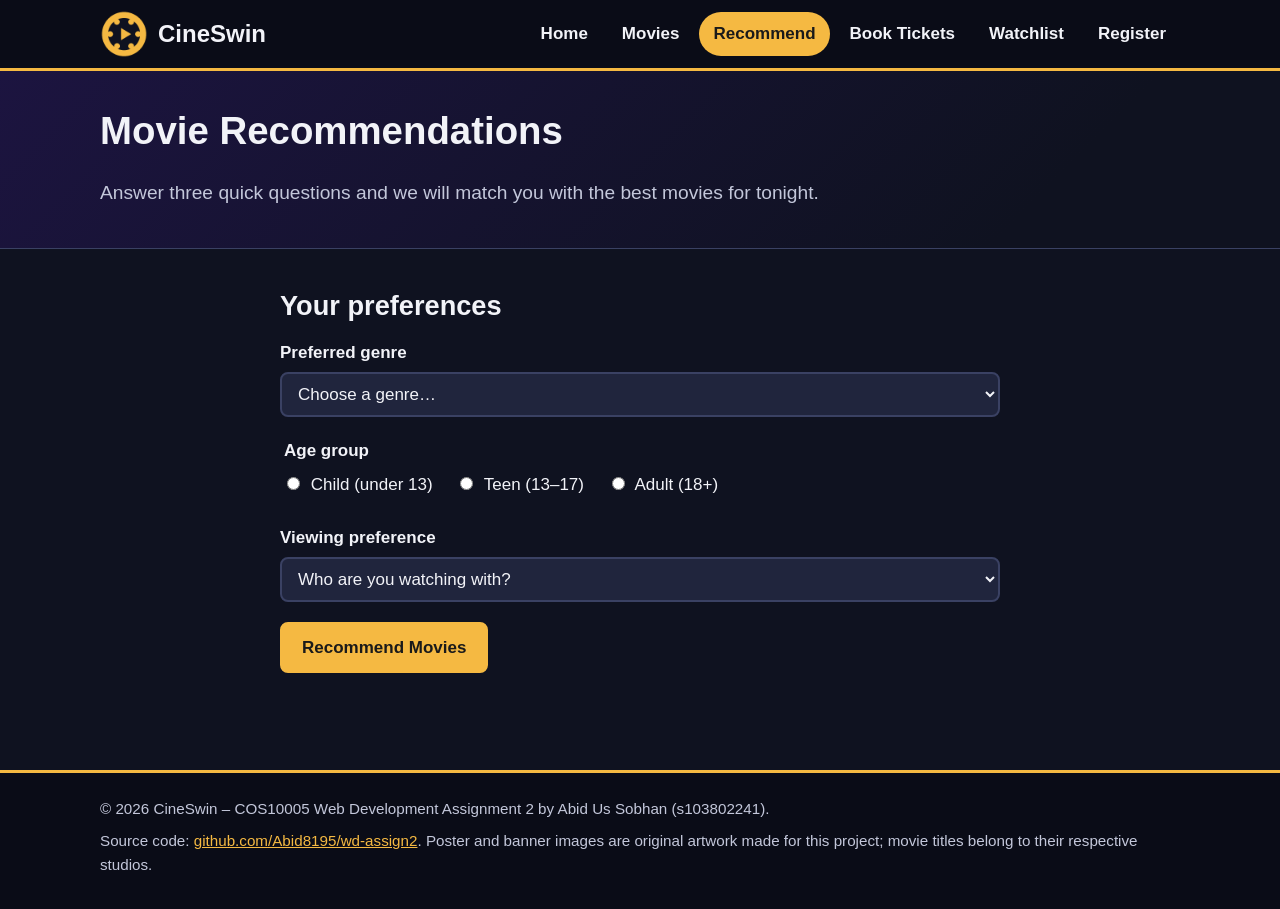
<file: recommend.html>
<!DOCTYPE html>
<html lang="en">
<head>
  <meta charset="utf-8">
  <meta name="viewport" content="width=device-width, initial-scale=1">
  <meta name="description" content="Tell CineSwin your genre, age group and viewing preference and get matching movie recommendations.">
  <meta name="author" content="Abid Us Sobhan">
  <title>Recommendations | CineSwin</title>
  <!-- single external stylesheet shared by every page -->
  <link rel="stylesheet" href="css/style.css">
  <!-- all JavaScript lives in one file; deferred so the DOM exists when it runs -->
  <script src="js/script.js" defer></script>
</head>
<body>
  <a class="skip-link" href="#main">Skip to main content</a>

  <!-- site header with logo and primary navigation -->
  <header class="site-header">
    <div class="container header-inner">
      <a class="brand" href="index.html">
        <img src="images/logo.png" alt="CineSwin film reel logo" width="48" height="48">
        <span>CineSwin</span>
      </a>
      <nav aria-label="Main navigation">
        <ul class="nav-list">
          <li><a href="index.html">Home</a></li>
          <li><a href="movies.html">Movies</a></li>
          <li><a href="recommend.html" class="current" aria-current="page">Recommend</a></li>
          <li><a href="booking.html">Book Tickets</a></li>
          <li><a href="watchlist.html">Watchlist<span class="badge" id="watch-count" hidden>0</span></a></li>
          <li><a href="register.html">Register</a></li>
        </ul>
      </nav>
    </div>
  </header>

  <main id="main">
    <section class="page-title">
      <div class="container">
        <h1>Movie Recommendations</h1>
        <p class="lead">Answer three quick questions and we will match you with the best movies for tonight.</p>
      </div>
    </section>

    <section class="container section narrow" aria-labelledby="rec-form-h">
      <h2 id="rec-form-h">Your preferences</h2>
      <form id="recommend-form" action="#" method="get" novalidate>
        <div class="field">
          <label for="genre">Preferred genre</label>
          <select id="genre" name="genre" aria-describedby="genre-error">
            <option value="">Choose a genre&hellip;</option>
            <option value="Action">Action</option>
            <option value="Comedy">Comedy</option>
            <option value="Animation">Animation</option>
            <option value="Drama">Drama</option>
            <option value="Sci-Fi">Sci-Fi</option>
            <option value="Crime">Crime</option>
            <option value="Family">Family</option>
          </select>
          <span class="error" id="genre-error" role="alert"></span>
        </div>

        <fieldset class="field">
          <legend>Age group</legend>
          <label class="inline"><input type="radio" name="age" value="child"> Child (under 13)</label>
          <label class="inline"><input type="radio" name="age" value="teen"> Teen (13&ndash;17)</label>
          <label class="inline"><input type="radio" name="age" value="adult"> Adult (18+)</label>
          <span class="error" id="age-error" role="alert"></span>
        </fieldset>

        <div class="field">
          <label for="viewing">Viewing preference</label>
          <select id="viewing" name="viewing" aria-describedby="viewing-error">
            <option value="">Who are you watching with?</option>
            <option value="family">Family</option>
            <option value="date">Date Night</option>
            <option value="friends">Friends</option>
            <option value="solo">Solo</option>
          </select>
          <span class="error" id="viewing-error" role="alert"></span>
        </div>

        <p><button type="submit" class="btn">Recommend Movies</button></p>
      </form>
    </section>

    <!-- results are filled in by script.js -->
    <section class="container section" id="results" aria-labelledby="results-h" hidden>
      <h2 id="results-h">Recommended for you</h2>
      <p id="results-summary" aria-live="polite"></p>
      <div class="grid grid-3" id="results-grid"></div>
    </section>
  </main>

  <!-- site footer -->
  <footer class="site-footer">
    <div class="container">
      <p>&copy; 2026 CineSwin &ndash; COS10005 Web Development Assignment 2 by Abid Us Sobhan (s103802241).</p>
      <p>Source code: <a href="https://github.com/Abid8195/wd-assign2">github.com/Abid8195/wd-assign2</a>. Poster and banner images are original artwork made for this project; movie titles belong to their respective studios.</p>
    </div>
  </footer>
</body>
</html>
</file>
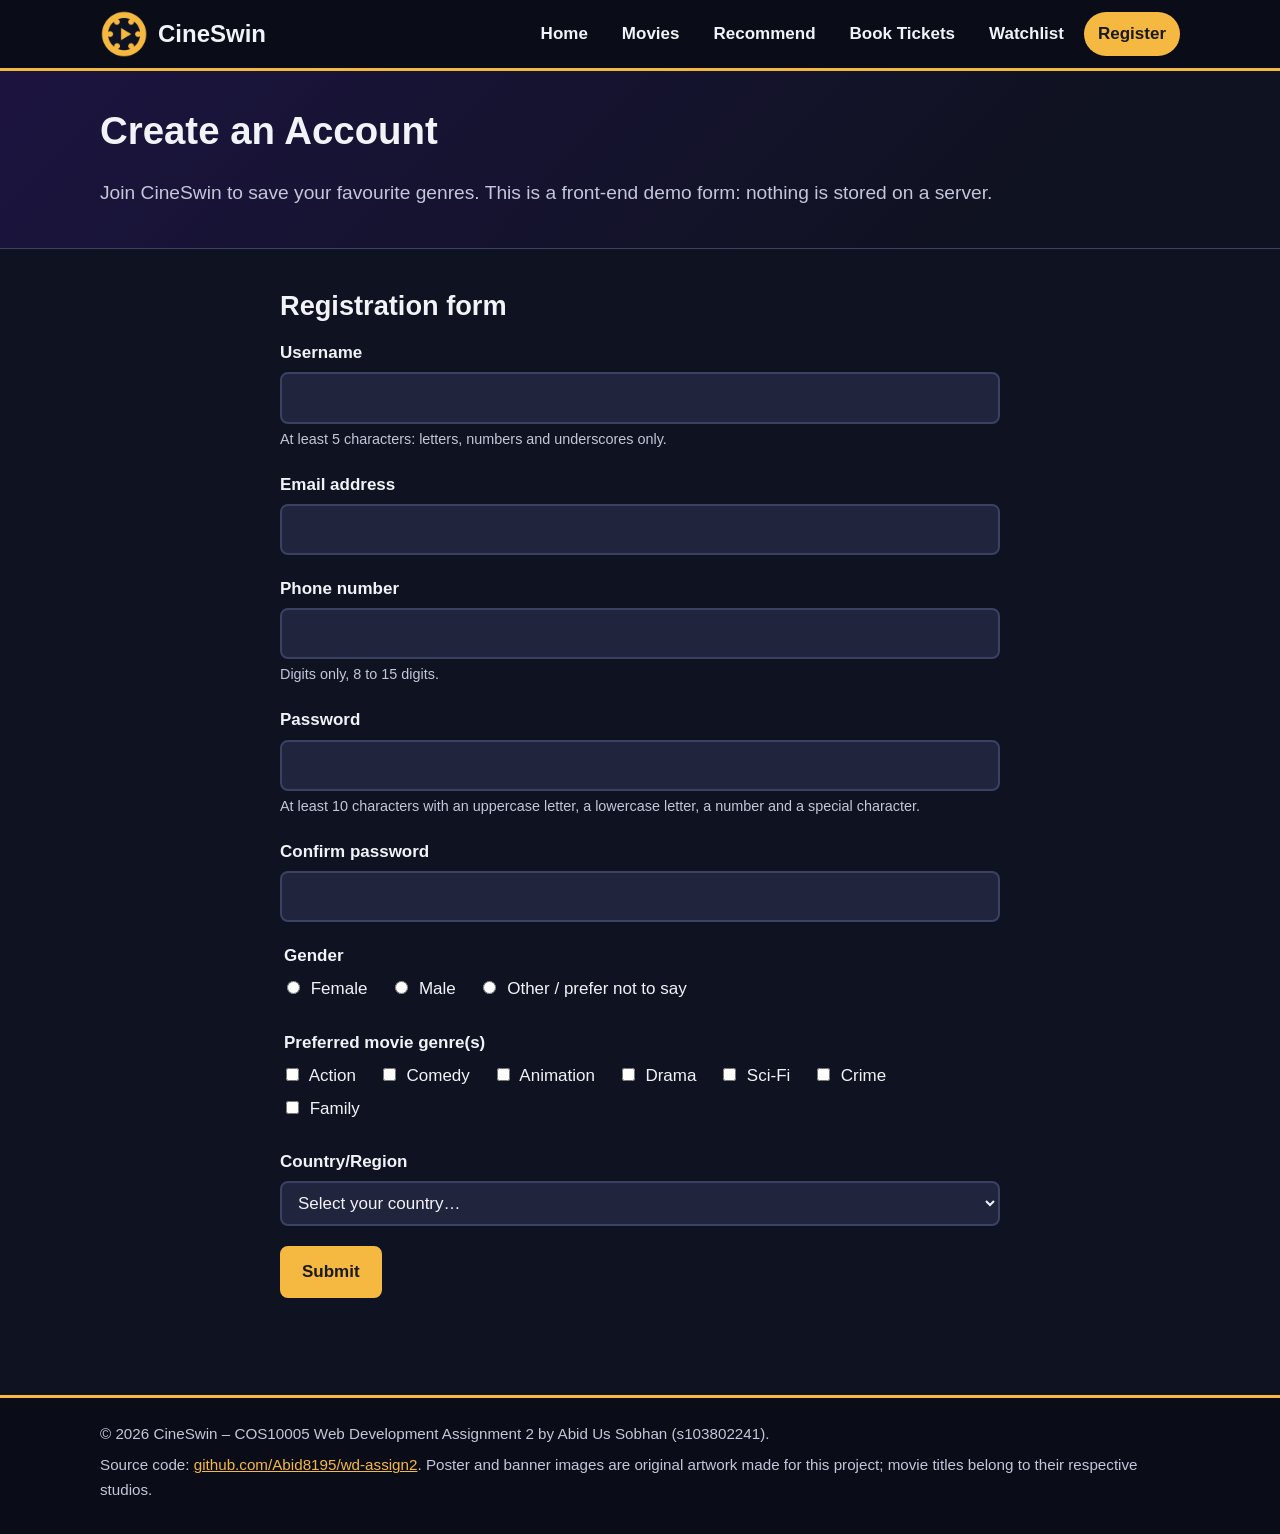
<file: register.html>
<!DOCTYPE html>
<html lang="en">
<head>
  <meta charset="utf-8">
  <meta name="viewport" content="width=device-width, initial-scale=1">
  <meta name="description" content="Create a free CineSwin account. This form is front-end only and validated with JavaScript.">
  <meta name="author" content="Abid Us Sobhan">
  <title>Register | CineSwin</title>
  <!-- single external stylesheet shared by every page -->
  <link rel="stylesheet" href="css/style.css">
  <!-- all JavaScript lives in one file; deferred so the DOM exists when it runs -->
  <script src="js/script.js" defer></script>
</head>
<body>
  <a class="skip-link" href="#main">Skip to main content</a>

  <!-- site header with logo and primary navigation -->
  <header class="site-header">
    <div class="container header-inner">
      <a class="brand" href="index.html">
        <img src="images/logo.png" alt="CineSwin film reel logo" width="48" height="48">
        <span>CineSwin</span>
      </a>
      <nav aria-label="Main navigation">
        <ul class="nav-list">
          <li><a href="index.html">Home</a></li>
          <li><a href="movies.html">Movies</a></li>
          <li><a href="recommend.html">Recommend</a></li>
          <li><a href="booking.html">Book Tickets</a></li>
          <li><a href="watchlist.html">Watchlist<span class="badge" id="watch-count" hidden>0</span></a></li>
          <li><a href="register.html" class="current" aria-current="page">Register</a></li>
        </ul>
      </nav>
    </div>
  </header>

  <main id="main">
    <section class="page-title">
      <div class="container">
        <h1>Create an Account</h1>
        <p class="lead">Join CineSwin to save your favourite genres. This is a front-end demo form: nothing is stored on a server.</p>
      </div>
    </section>

    <section class="container section narrow" aria-labelledby="reg-h">
      <h2 id="reg-h">Registration form</h2>
      <p id="reg-success" class="success" role="status" hidden>Registration successful! Welcome to CineSwin.</p>
      <form id="register-form" action="#" method="post" novalidate>
        <div class="field">
          <label for="username">Username</label>
          <input type="text" id="username" name="username" autocomplete="username" aria-describedby="username-hint username-error">
          <span class="hint" id="username-hint">At least 5 characters: letters, numbers and underscores only.</span>
          <span class="error" id="username-error" role="alert"></span>
        </div>

        <div class="field">
          <label for="email">Email address</label>
          <input type="email" id="email" name="email" autocomplete="email" aria-describedby="email-error">
          <span class="error" id="email-error" role="alert"></span>
        </div>

        <div class="field">
          <label for="phone">Phone number</label>
          <input type="tel" id="phone" name="phone" autocomplete="tel" inputmode="numeric" aria-describedby="phone-hint phone-error">
          <span class="hint" id="phone-hint">Digits only, 8 to 15 digits.</span>
          <span class="error" id="phone-error" role="alert"></span>
        </div>

        <div class="field">
          <label for="password">Password</label>
          <input type="password" id="password" name="password" autocomplete="new-password" aria-describedby="password-hint password-error">
          <span class="hint" id="password-hint">At least 10 characters with an uppercase letter, a lowercase letter, a number and a special character.</span>
          <span class="error" id="password-error" role="alert"></span>
        </div>

        <div class="field">
          <label for="confirm">Confirm password</label>
          <input type="password" id="confirm" name="confirm" autocomplete="new-password" aria-describedby="confirm-error">
          <span class="error" id="confirm-error" role="alert"></span>
        </div>

        <fieldset class="field">
          <legend>Gender</legend>
          <label class="inline"><input type="radio" name="gender" value="female"> Female</label>
          <label class="inline"><input type="radio" name="gender" value="male"> Male</label>
          <label class="inline"><input type="radio" name="gender" value="other"> Other / prefer not to say</label>
          <span class="error" id="gender-error" role="alert"></span>
        </fieldset>

        <fieldset class="field">
          <legend>Preferred movie genre(s)</legend>
          <label class="inline"><input type="checkbox" name="genres" value="Action"> Action</label>
          <label class="inline"><input type="checkbox" name="genres" value="Comedy"> Comedy</label>
          <label class="inline"><input type="checkbox" name="genres" value="Animation"> Animation</label>
          <label class="inline"><input type="checkbox" name="genres" value="Drama"> Drama</label>
          <label class="inline"><input type="checkbox" name="genres" value="Sci-Fi"> Sci-Fi</label>
          <label class="inline"><input type="checkbox" name="genres" value="Crime"> Crime</label>
          <label class="inline"><input type="checkbox" name="genres" value="Family"> Family</label>
          <span class="error" id="genres-error" role="alert"></span>
        </fieldset>

        <div class="field">
          <label for="country">Country/Region</label>
          <select id="country" name="country" aria-describedby="country-error">
            <option value="">Select your country&hellip;</option>
            <option value="Australia">Australia</option>
            <option value="Bangladesh">Bangladesh</option>
            <option value="Canada">Canada</option>
            <option value="China">China</option>
            <option value="India">India</option>
            <option value="Indonesia">Indonesia</option>
            <option value="Malaysia">Malaysia</option>
            <option value="New Zealand">New Zealand</option>
            <option value="Singapore">Singapore</option>
            <option value="Sri Lanka">Sri Lanka</option>
            <option value="United Kingdom">United Kingdom</option>
            <option value="United States">United States</option>
            <option value="Other">Other</option>
          </select>
          <span class="error" id="country-error" role="alert"></span>
        </div>

        <p><button type="submit" class="btn">Submit</button></p>
      </form>
    </section>
  </main>

  <!-- site footer -->
  <footer class="site-footer">
    <div class="container">
      <p>&copy; 2026 CineSwin &ndash; COS10005 Web Development Assignment 2 by Abid Us Sobhan (s103802241).</p>
      <p>Source code: <a href="https://github.com/Abid8195/wd-assign2">github.com/Abid8195/wd-assign2</a>. Poster and banner images are original artwork made for this project; movie titles belong to their respective studios.</p>
    </div>
  </footer>
</body>
</html>
</file>
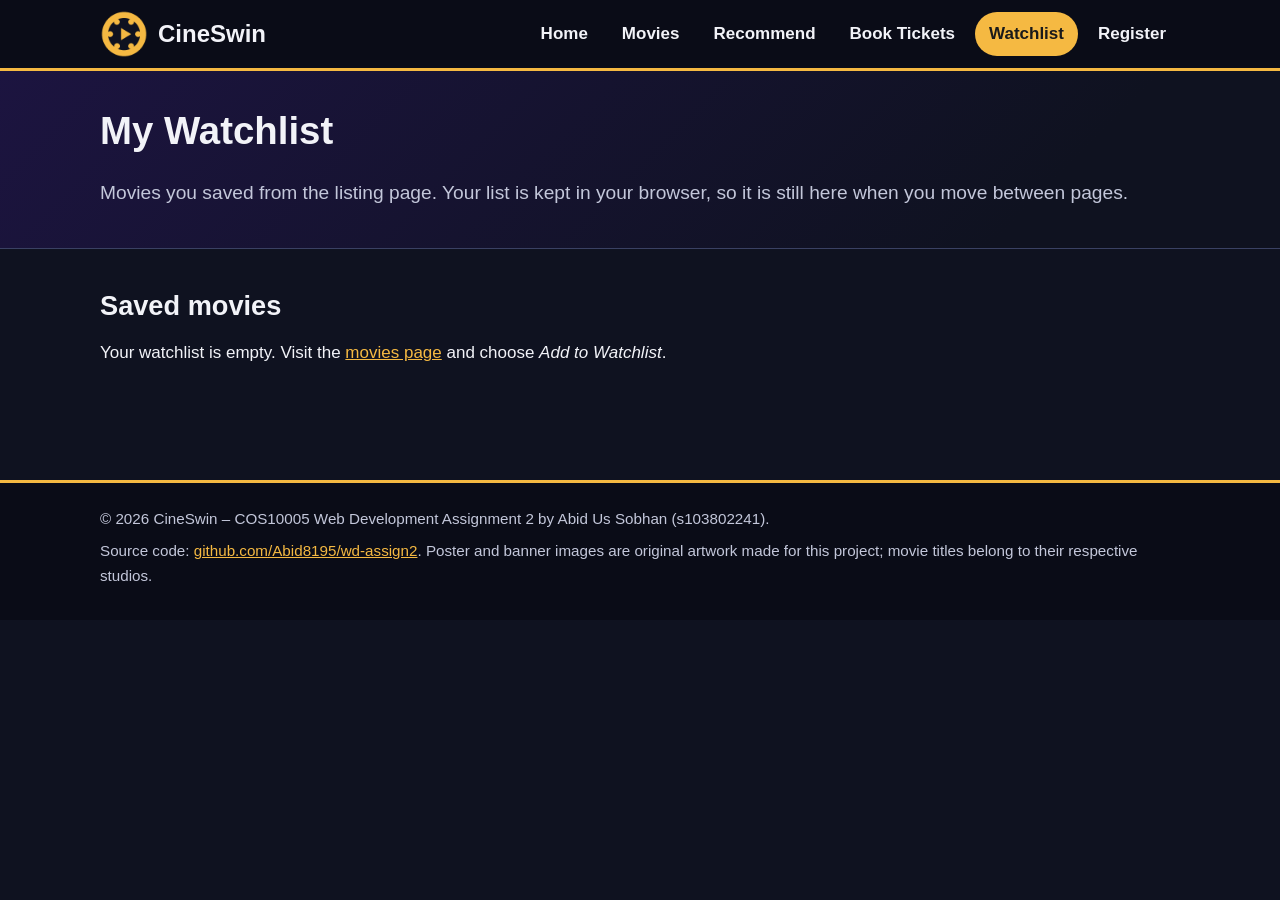
<file: watchlist.html>
<!DOCTYPE html>
<html lang="en">
<head>
  <meta charset="utf-8">
  <meta name="viewport" content="width=device-width, initial-scale=1">
  <meta name="description" content="Your personal CineSwin movie watchlist: view, book or remove saved movies.">
  <meta name="author" content="Abid Us Sobhan">
  <title>Watchlist | CineSwin</title>
  <!-- single external stylesheet shared by every page -->
  <link rel="stylesheet" href="css/style.css">
  <!-- all JavaScript lives in one file; deferred so the DOM exists when it runs -->
  <script src="js/script.js" defer></script>
</head>
<body>
  <a class="skip-link" href="#main">Skip to main content</a>

  <!-- site header with logo and primary navigation -->
  <header class="site-header">
    <div class="container header-inner">
      <a class="brand" href="index.html">
        <img src="images/logo.png" alt="CineSwin film reel logo" width="48" height="48">
        <span>CineSwin</span>
      </a>
      <nav aria-label="Main navigation">
        <ul class="nav-list">
          <li><a href="index.html">Home</a></li>
          <li><a href="movies.html">Movies</a></li>
          <li><a href="recommend.html">Recommend</a></li>
          <li><a href="booking.html">Book Tickets</a></li>
          <li><a href="watchlist.html" class="current" aria-current="page">Watchlist<span class="badge" id="watch-count" hidden>0</span></a></li>
          <li><a href="register.html">Register</a></li>
        </ul>
      </nav>
    </div>
  </header>

  <main id="main">
    <section class="page-title">
      <div class="container">
        <h1>My Watchlist</h1>
        <p class="lead">Movies you saved from the listing page. Your list is kept in your browser, so it is still here when you move between pages.</p>
      </div>
    </section>

    <section class="container section" aria-labelledby="wl-h">
      <h2 id="wl-h">Saved movies</h2>
      <p id="watch-empty" hidden>Your watchlist is empty. Visit the <a href="movies.html">movies page</a> and choose <em>Add to Watchlist</em>.</p>
      <div class="grid grid-3" id="watch-grid"></div>
      <p><button type="button" class="btn btn-secondary" id="clear-watch" hidden>Clear watchlist</button></p>
    </section>
  </main>

  <!-- site footer -->
  <footer class="site-footer">
    <div class="container">
      <p>&copy; 2026 CineSwin &ndash; COS10005 Web Development Assignment 2 by Abid Us Sobhan (s103802241).</p>
      <p>Source code: <a href="https://github.com/Abid8195/wd-assign2">github.com/Abid8195/wd-assign2</a>. Poster and banner images are original artwork made for this project; movie titles belong to their respective studios.</p>
    </div>
  </footer>
</body>
</html>
</file>
<file: css/style.css>
/* ==========================================================================
   CineSwin - style.css
   COS10005 Web Development, Assignment 2
   Author: Abid Us Sobhan (s103802241)

   Contents
   1. Design tokens (colours, spacing)
   2. Base and typography
   3. Layout helpers
   4. Header and navigation
   5. Hero and page titles
   6. Cards and grids
   7. Buttons
   8. Forms
   9. Footer
   10. Responsive: tablet (768-1023px)
   11. Responsive: mobile (767px and below)
   ========================================================================== */

/* 1. DESIGN TOKENS ------------------------------------------------------- */
:root {
  --bg: #0f1220;          /* page background */
  --surface: #181c30;     /* cards and form panels */
  --surface-2: #20253d;   /* bands and inputs */
  --text: #f2f3f8;        /* main text, 15:1 contrast on --bg */
  --muted: #c3c7da;       /* secondary text, 10:1 contrast on --bg */
  --accent: #f5b942;      /* gold highlights and buttons */
  --accent-dark: #1a1a1a; /* text on accent buttons */
  --danger: #ff9b9b;      /* error text, 9:1 contrast on --bg */
  --success: #8fe3a5;
  --border: #3a4163;
  --radius: 12px;
}

/* 2. BASE AND TYPOGRAPHY ------------------------------------------------- */
* {
  box-sizing: border-box;
}

html {
  font-size: 100%;
  scroll-behavior: smooth;
}

body {
  margin: 0;
  background: var(--bg);
  color: var(--text);
  font-family: "Segoe UI", Roboto, Arial, sans-serif;
  font-size: 1.0625rem;   /* 17px */
  line-height: 1.6;
}

h1, h2, h3 {
  line-height: 1.25;
  margin: 0 0 0.6em;
}

h1 { font-size: 2.4rem; }
h2 { font-size: 1.7rem; }
h3 { font-size: 1.25rem; }

p { margin: 0 0 1em; }

a {
  color: var(--accent);
}

a:hover {
  color: #ffd886;
}

img {
  max-width: 100%;
  height: auto;
  display: block;
}

/* Visible keyboard focus for every interactive element */
a:focus-visible,
button:focus-visible,
input:focus-visible,
select:focus-visible,
textarea:focus-visible {
  outline: 3px solid #ffffff;
  outline-offset: 2px;
}

.skip-link {
  position: absolute;
  left: -999px;
  top: 0;
  background: var(--accent);
  color: var(--accent-dark);
  padding: 0.6rem 1rem;
  z-index: 100;
}

.skip-link:focus {
  left: 0;
}

/* 3. LAYOUT HELPERS ------------------------------------------------------ */
.container {
  width: 100%;
  max-width: 1120px;
  margin: 0 auto;
  padding-left: 20px;
  padding-right: 20px;
}

.narrow {
  max-width: 760px;
}

.section {
  padding-top: 40px;
  padding-bottom: 40px;
}

.band {
  background: var(--surface-2);
  border-top: 1px solid var(--border);
  border-bottom: 1px solid var(--border);
}

.lead {
  font-size: 1.2rem;
  color: var(--muted);
}

/* 4. HEADER AND NAVIGATION ----------------------------------------------- */
.site-header {
  background: #0a0c17;
  border-bottom: 3px solid var(--accent);
  position: sticky;
  top: 0;
  z-index: 50;
}

.header-inner {
  display: flex;
  align-items: center;
  justify-content: space-between;
  gap: 16px;
  padding-top: 10px;
  padding-bottom: 10px;
}

.brand {
  display: flex;
  align-items: center;
  gap: 10px;
  color: var(--text);
  font-size: 1.5rem;
  font-weight: 700;
  text-decoration: none;
}

.nav-list {
  list-style: none;
  margin: 0;
  padding: 0;
  display: flex;
  flex-wrap: wrap;
  gap: 6px;
}

.nav-list a {
  display: inline-block;
  padding: 8px 14px;
  border-radius: 999px;
  color: var(--text);
  text-decoration: none;
  font-weight: 600;
}

.nav-list a:hover {
  background: var(--surface-2);
}

/* Current page highlight */
.nav-list a.current {
  background: var(--accent);
  color: var(--accent-dark);
}

.badge {
  display: inline-block;
  min-width: 1.5em;
  margin-left: 6px;
  padding: 0 6px;
  border-radius: 999px;
  background: #ffffff;
  color: #1a1a1a;
  font-size: 0.85rem;
  text-align: center;
}

/* 5. HERO AND PAGE TITLES ------------------------------------------------ */
.hero {
  background: linear-gradient(135deg, #1c1440 0%, #0f1220 70%);
  padding: 48px 0;
}

.hero-inner {
  display: grid;
  grid-template-columns: 1fr 1fr;
  align-items: center;
  gap: 32px;
}

.hero-figure {
  margin: 0;
}

.hero-figure img {
  border-radius: var(--radius);
  border: 1px solid var(--border);
}

figcaption {
  font-size: 0.9rem;
  color: var(--muted);
  margin-top: 6px;
}

.page-title {
  background: linear-gradient(135deg, #1c1440 0%, #0f1220 80%);
  padding: 36px 0 20px;
  border-bottom: 1px solid var(--border);
}

/* 6. CARDS AND GRIDS ----------------------------------------------------- */
.grid {
  display: grid;
  gap: 24px;
}

.grid-2 { grid-template-columns: repeat(2, 1fr); }
.grid-3 { grid-template-columns: repeat(3, 1fr); }
.grid-4 { grid-template-columns: repeat(4, 1fr); }

.card {
  background: var(--surface);
  border: 1px solid var(--border);
  border-radius: var(--radius);
  overflow: hidden;
}

.pad {
  padding: 20px;
}

.card-body {
  padding: 16px 20px 20px;
}

/* Movie listing: poster on the left, details on the right */
.movie-card {
  display: grid;
  grid-template-columns: 180px 1fr;
}

.movie-card img {
  width: 100%;
  height: 100%;
  object-fit: cover;
}

.year {
  color: var(--muted);
  font-weight: 400;
  font-size: 1rem;
}

.facts {
  list-style: none;
  margin: 0 0 12px;
  padding: 0;
  font-size: 0.97rem;
}

.label {
  color: var(--accent);
  font-weight: 600;
}

.rating {
  display: inline-block;
  padding: 0 8px;
  border: 1px solid var(--accent);
  border-radius: 4px;
}

.price {
  font-size: 1.05rem;
}

.sessions,
.meta {
  color: var(--muted);
  font-size: 0.97rem;
}

.mini-card img {
  width: 100%;
  aspect-ratio: 2 / 3;
  object-fit: cover;
}

.reasons {
  margin: 0 0 12px;
  padding-left: 20px;
  font-size: 0.97rem;
}

.chips {
  list-style: none;
  padding: 0;
  margin: 0;
  display: grid;
  grid-template-columns: repeat(2, 1fr);
  gap: 16px;
}

.chips li {
  background: var(--surface);
  border: 1px solid var(--border);
  border-radius: var(--radius);
  padding: 14px 18px;
}

.actions {
  display: flex;
  flex-wrap: wrap;
  gap: 10px;
  margin-bottom: 0;
}

/* 7. BUTTONS ------------------------------------------------------------- */
.btn {
  display: inline-block;
  padding: 10px 20px;
  border: 2px solid var(--accent);
  border-radius: 8px;
  background: var(--accent);
  color: var(--accent-dark);
  font: inherit;
  font-weight: 700;
  text-decoration: none;
  cursor: pointer;
}

.btn:hover {
  background: #ffd886;
  border-color: #ffd886;
  color: var(--accent-dark);
}

.btn-secondary {
  background: transparent;
  color: var(--accent);
}

.btn-secondary:hover {
  background: var(--surface-2);
  color: #ffd886;
  border-color: #ffd886;
}

/* 8. FORMS --------------------------------------------------------------- */
.field {
  margin-bottom: 20px;
  border: 0;
  padding: 0;
}

.field.two {
  display: grid;
  grid-template-columns: 1fr 1fr;
  gap: 16px;
}

label,
legend {
  display: block;
  font-weight: 600;
  margin-bottom: 6px;
}

.group {
  background: var(--surface);
  border: 1px solid var(--border);
  border-radius: var(--radius);
  padding: 16px 20px 4px;
  margin: 0 0 24px;
}

.group legend {
  color: var(--accent);
  font-size: 1.15rem;
  padding: 0 8px;
}

input[type="text"],
input[type="email"],
input[type="tel"],
input[type="password"],
input[type="number"],
input[type="date"],
select,
textarea {
  width: 100%;
  padding: 10px 12px;
  background: var(--surface-2);
  color: var(--text);
  border: 2px solid var(--border);
  border-radius: 8px;
  font: inherit;
}

input[readonly] {
  opacity: 0.8;
}

label.inline {
  display: inline-block;
  font-weight: 400;
  margin-right: 18px;
}

label.inline input {
  margin-right: 6px;
  accent-color: var(--accent);
}

.hint {
  display: block;
  font-size: 0.9rem;
  color: var(--muted);
  margin-top: 4px;
}

.optional {
  font-weight: 400;
  color: var(--muted);
}

.error {
  display: block;
  color: var(--danger);
  font-size: 0.95rem;
  font-weight: 600;
  margin-top: 4px;
}

.error:empty {
  display: none;
}

input.invalid,
select.invalid,
textarea.invalid {
  border-color: var(--danger);
}

.error-summary {
  background: #3a1620;
  border: 2px solid var(--danger);
  border-radius: var(--radius);
  padding: 12px 20px;
  margin-bottom: 24px;
  color: #ffd6d6;
}

.error-summary ul {
  margin: 0 0 8px;
  padding-left: 22px;
}

.success {
  background: #12331f;
  border: 2px solid var(--success);
  color: var(--success);
  border-radius: var(--radius);
  padding: 12px 20px;
  font-weight: 700;
}

.total {
  font-size: 1.3rem;
  font-weight: 700;
  color: var(--accent);
}

output {
  font-weight: 700;
}

[hidden] {
  display: none !important;
}

/* 9. FOOTER -------------------------------------------------------------- */
.site-footer {
  background: #0a0c17;
  border-top: 3px solid var(--accent);
  padding: 24px 0;
  margin-top: 40px;
  font-size: 0.95rem;
  color: var(--muted);
}

.site-footer p {
  margin-bottom: 0.5em;
}

/* 10. TABLET: 768px - 1023px --------------------------------------------- */
@media (max-width: 1023px) {
  .grid-4 { grid-template-columns: repeat(2, 1fr); }
  .grid-3 { grid-template-columns: repeat(2, 1fr); }
  .hero-inner { grid-template-columns: 1fr; }
  .grid-2 { grid-template-columns: 1fr; }
  h1 { font-size: 2.1rem; }
}

/* 11. MOBILE: 767px and below -------------------------------------------- */
@media (max-width: 767px) {
  body { font-size: 1rem; }
  h1 { font-size: 1.8rem; }
  h2 { font-size: 1.45rem; }

  .header-inner {
    flex-direction: column;
    align-items: flex-start;
  }

  .nav-list a {
    padding: 6px 10px;
    font-size: 0.95rem;
  }

  .site-header { position: static; }

  .grid-2,
  .grid-3,
  .grid-4,
  .chips,
  .field.two {
    grid-template-columns: 1fr;
  }

  .movie-card {
    grid-template-columns: 1fr;
  }

  .movie-card img {
    max-height: 420px;
    object-position: top;
  }

  .btn {
    width: 100%;
    text-align: center;
  }

  label.inline {
    display: block;
    margin-bottom: 8px;
  }
}
</file>
